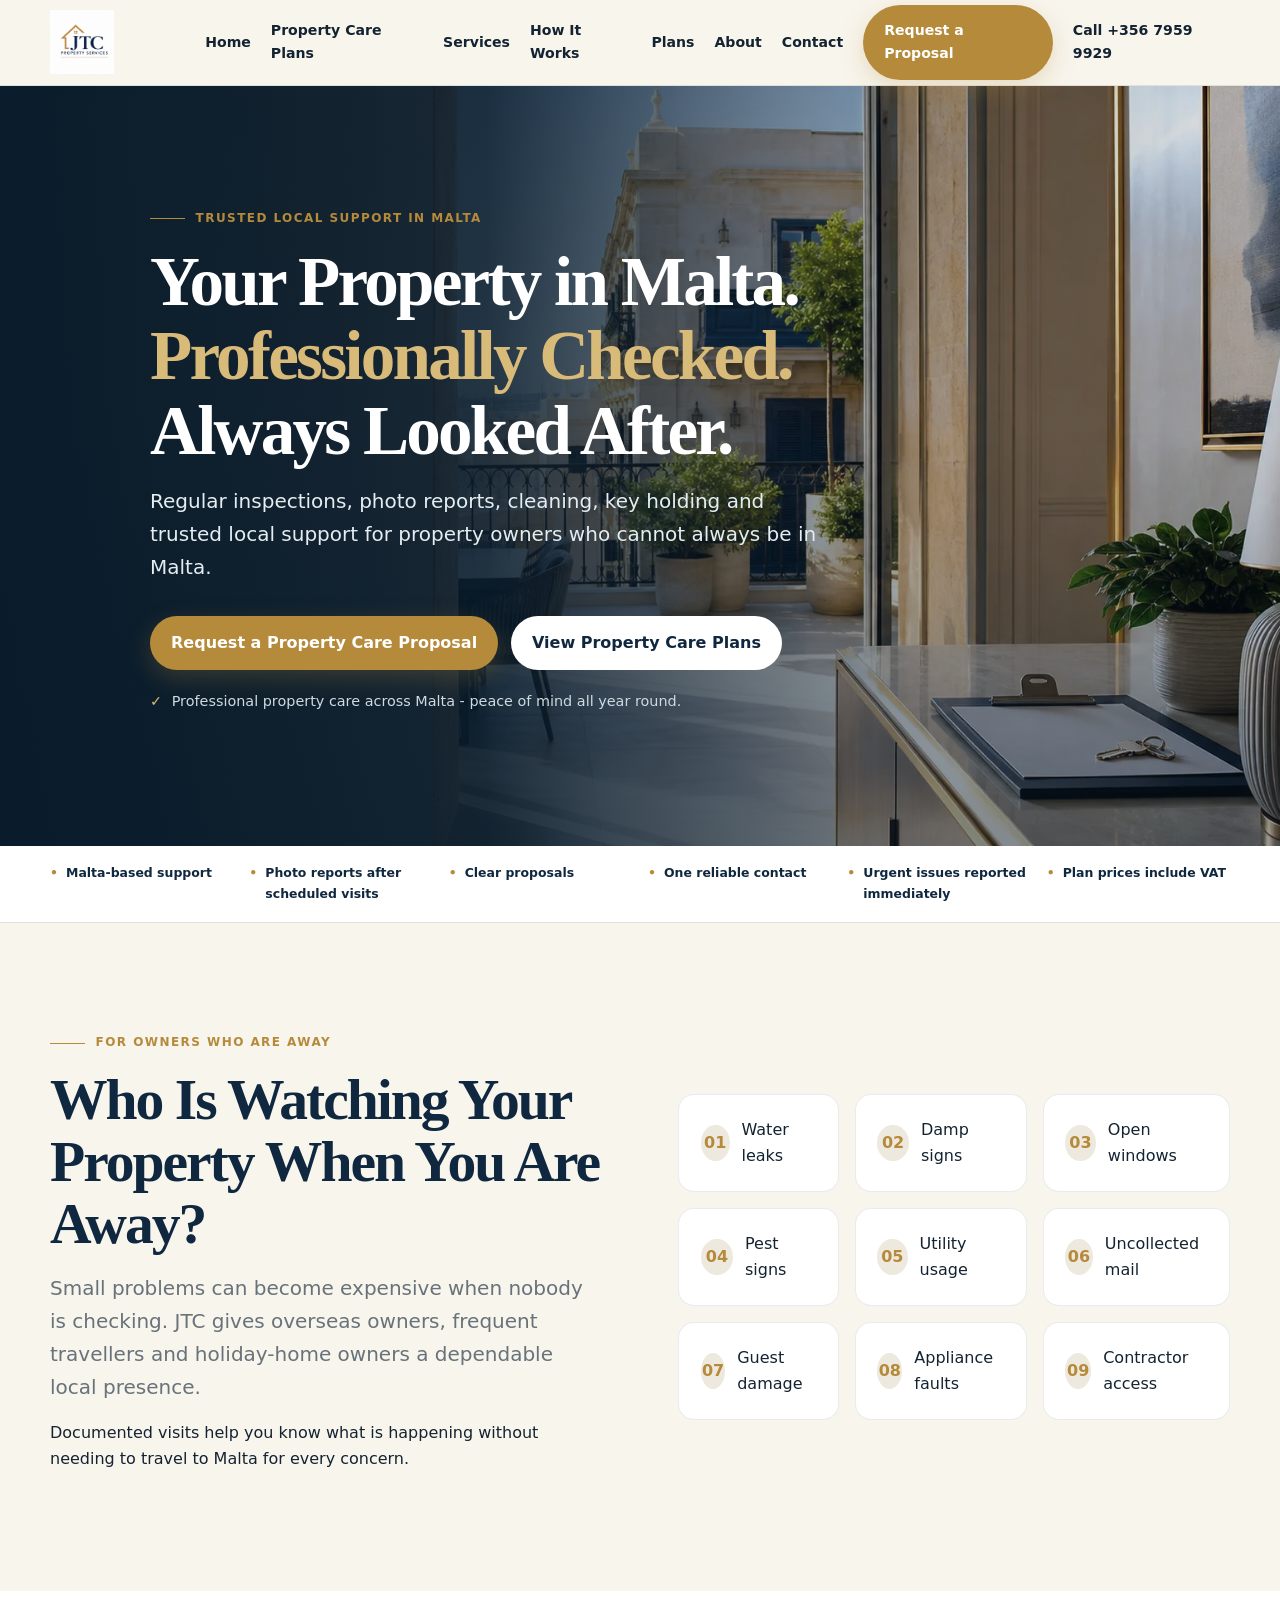
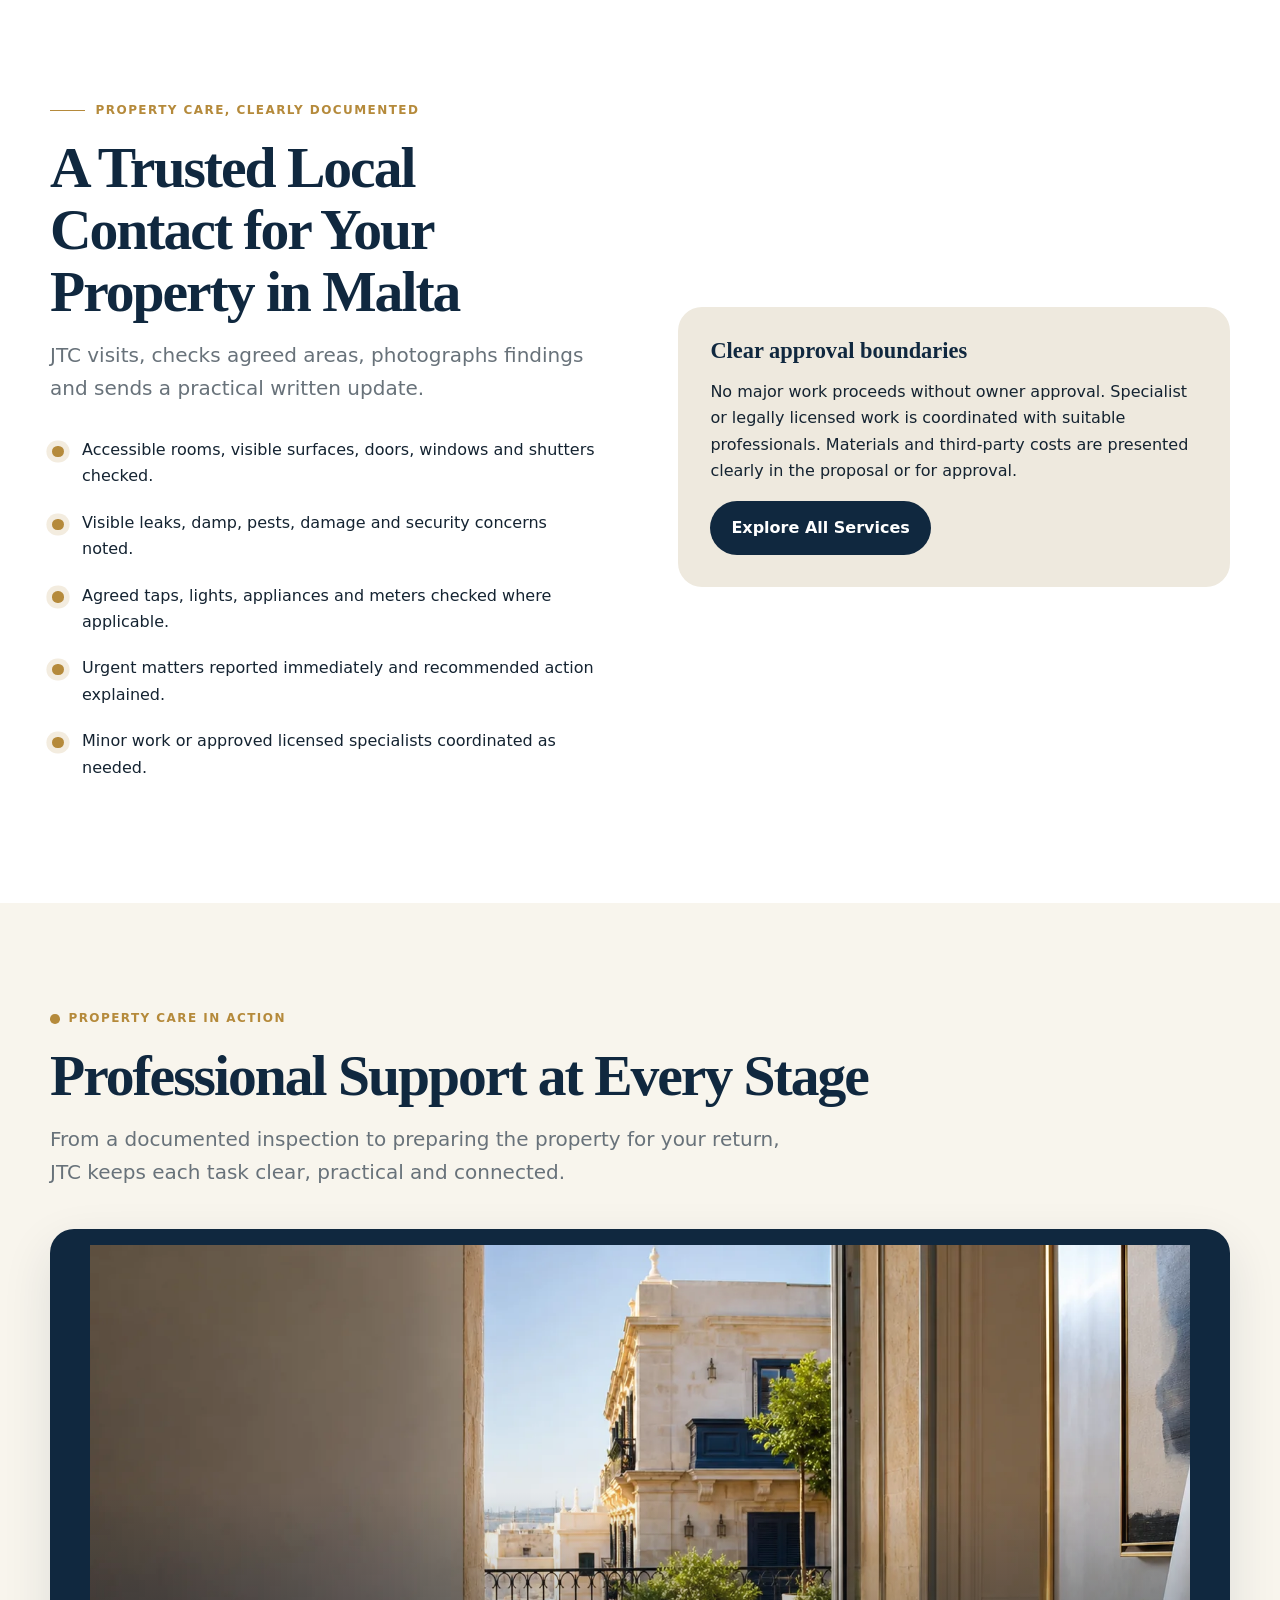
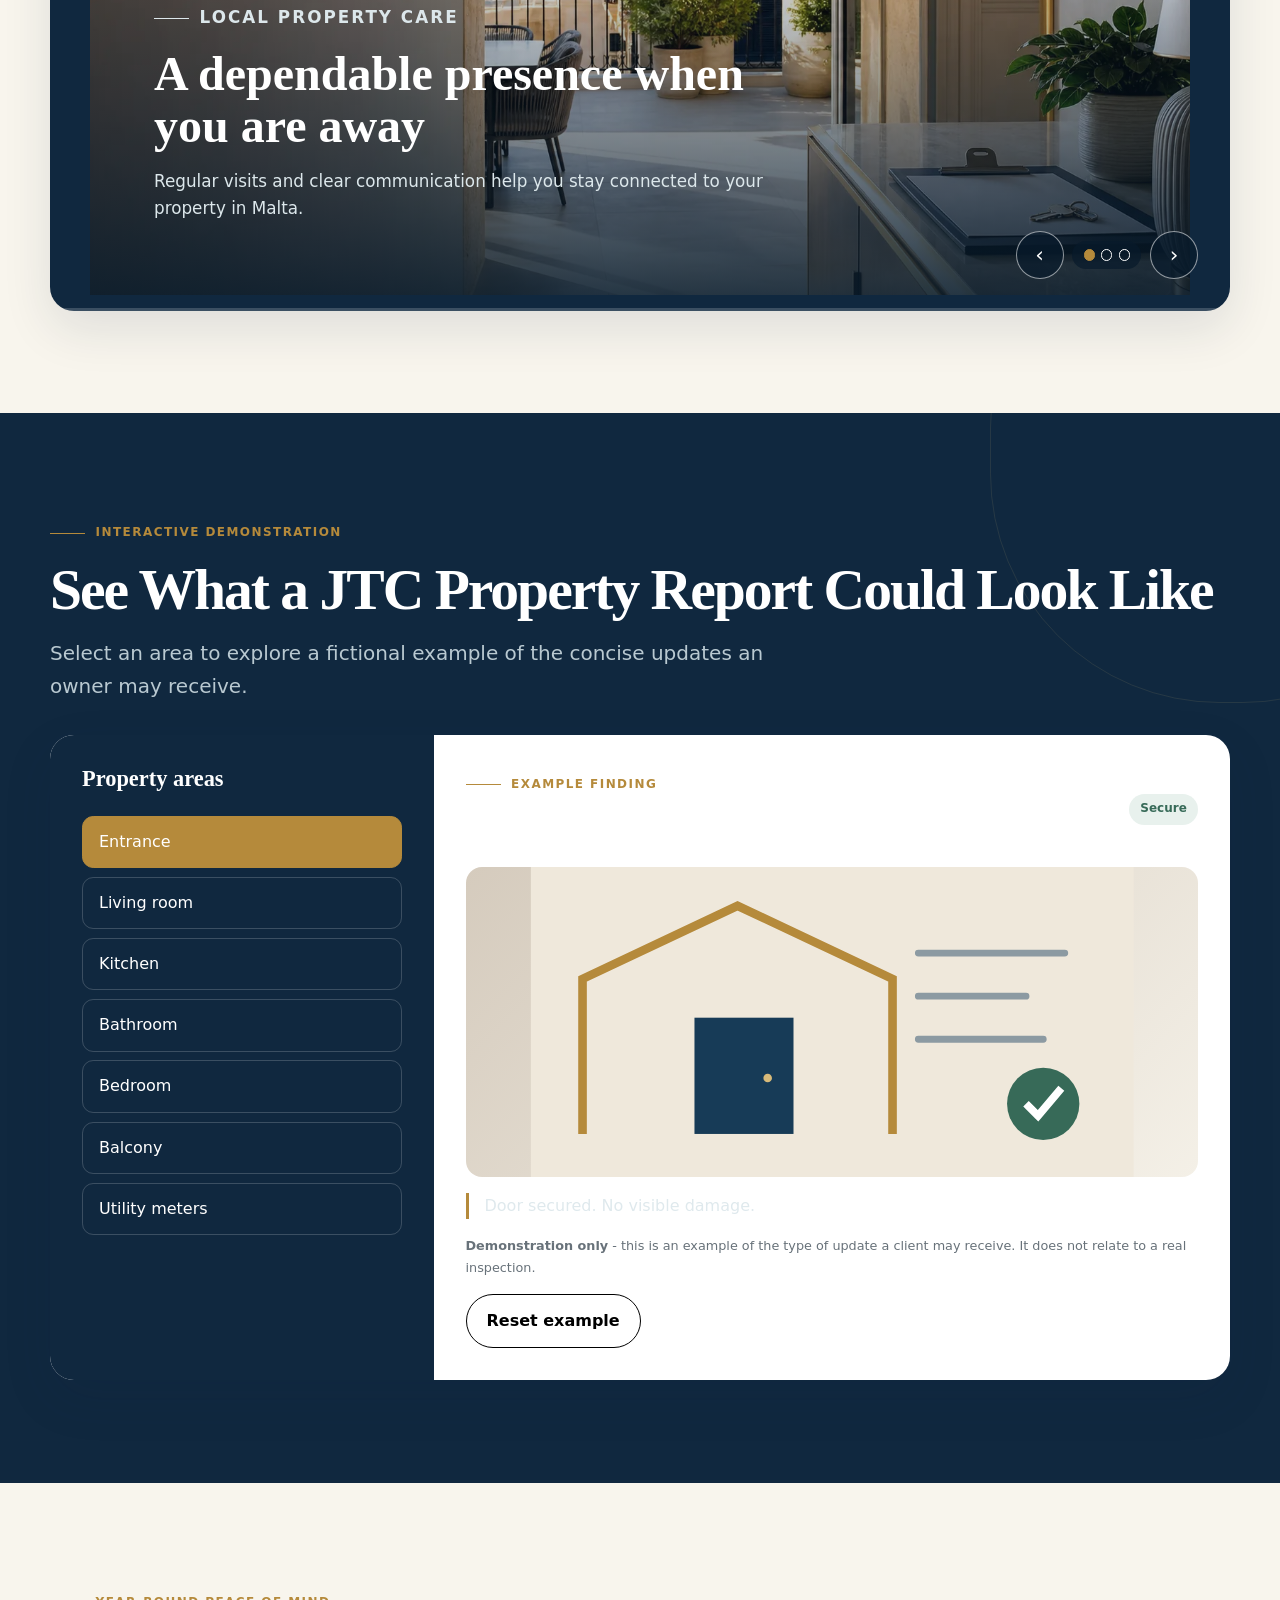
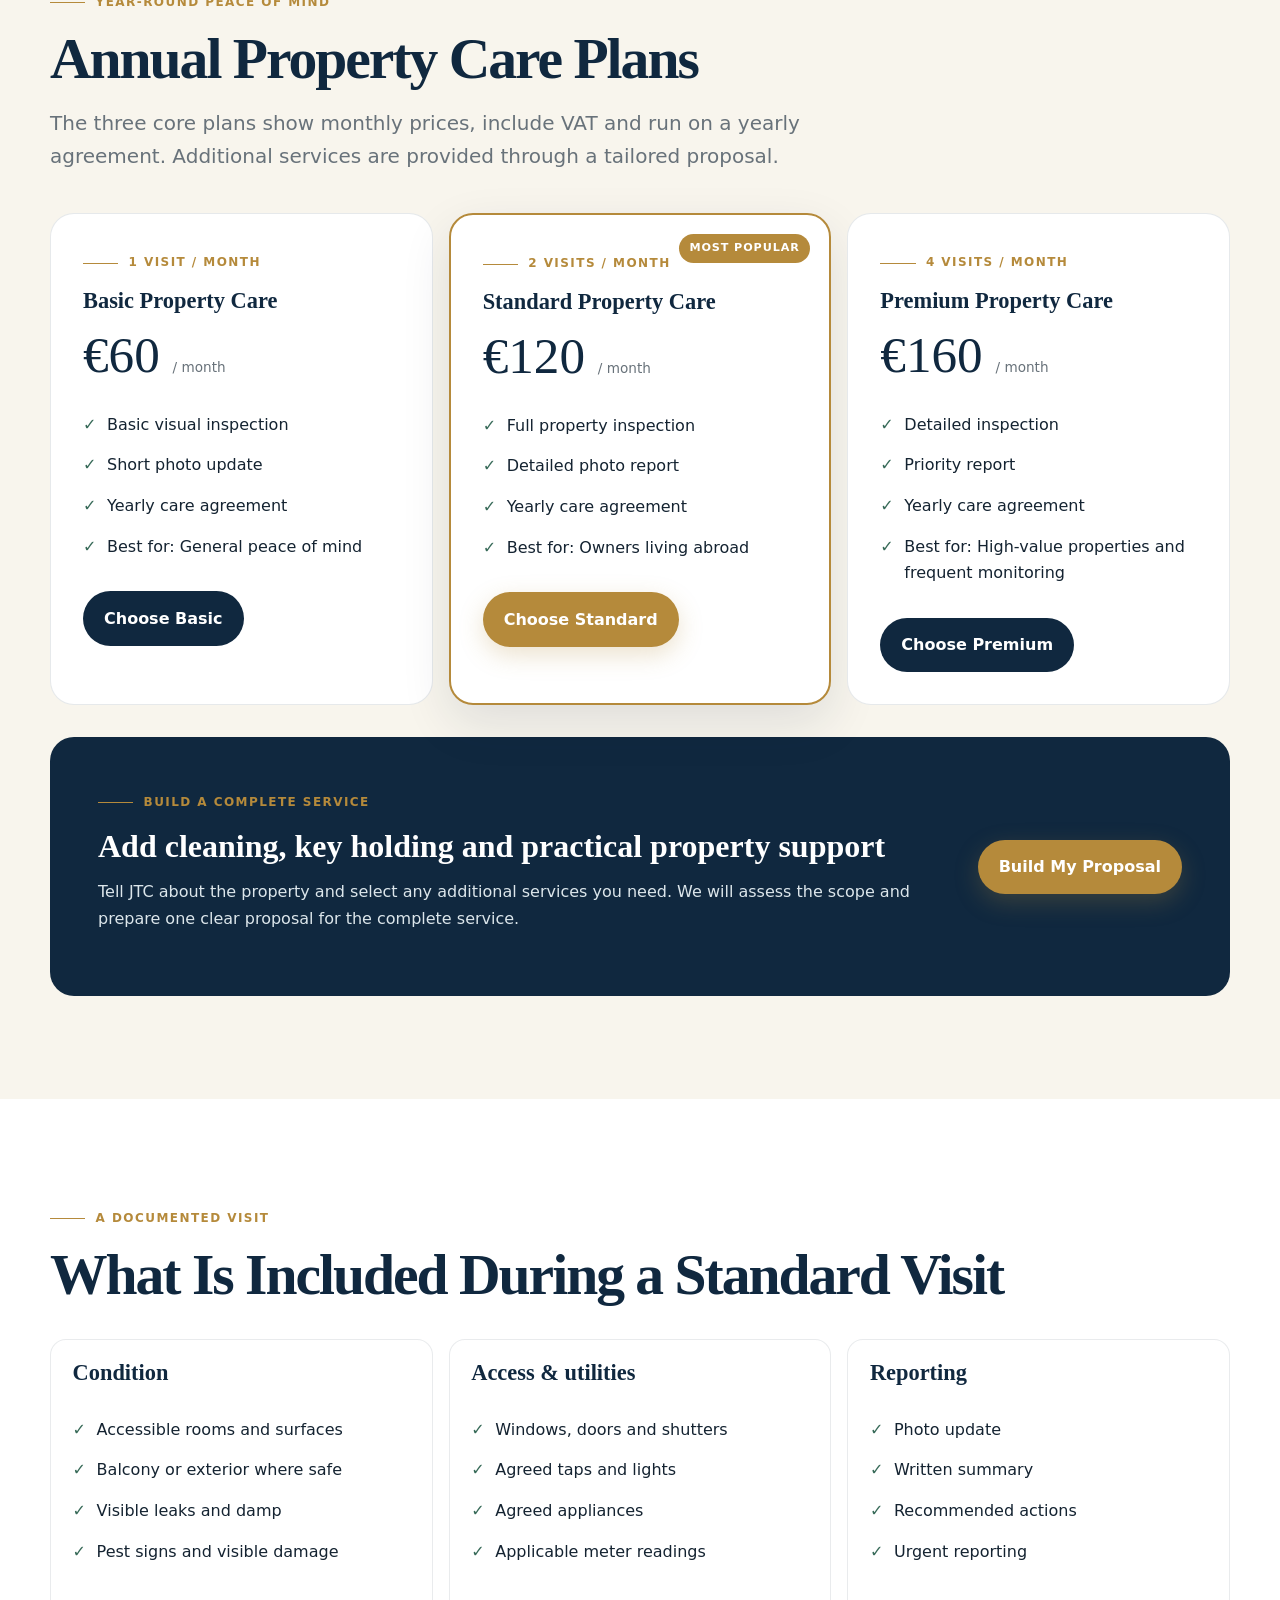
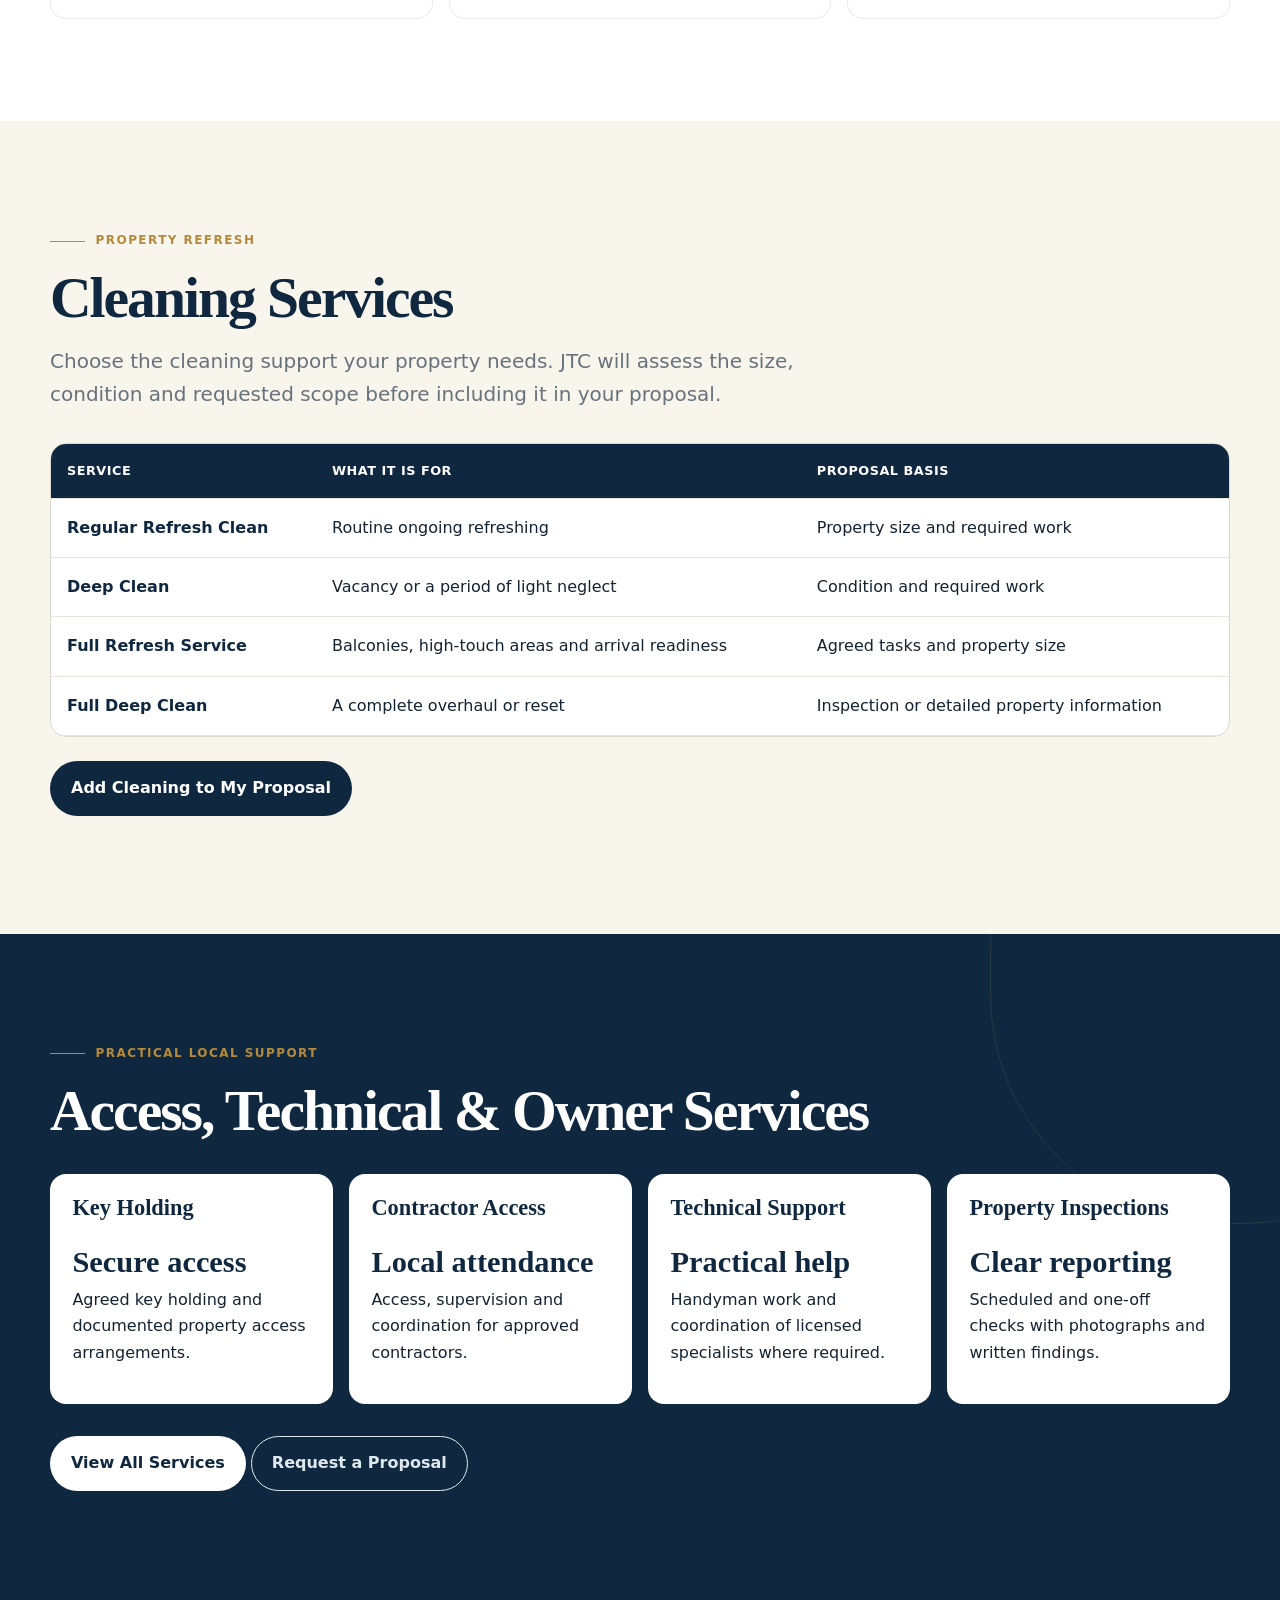
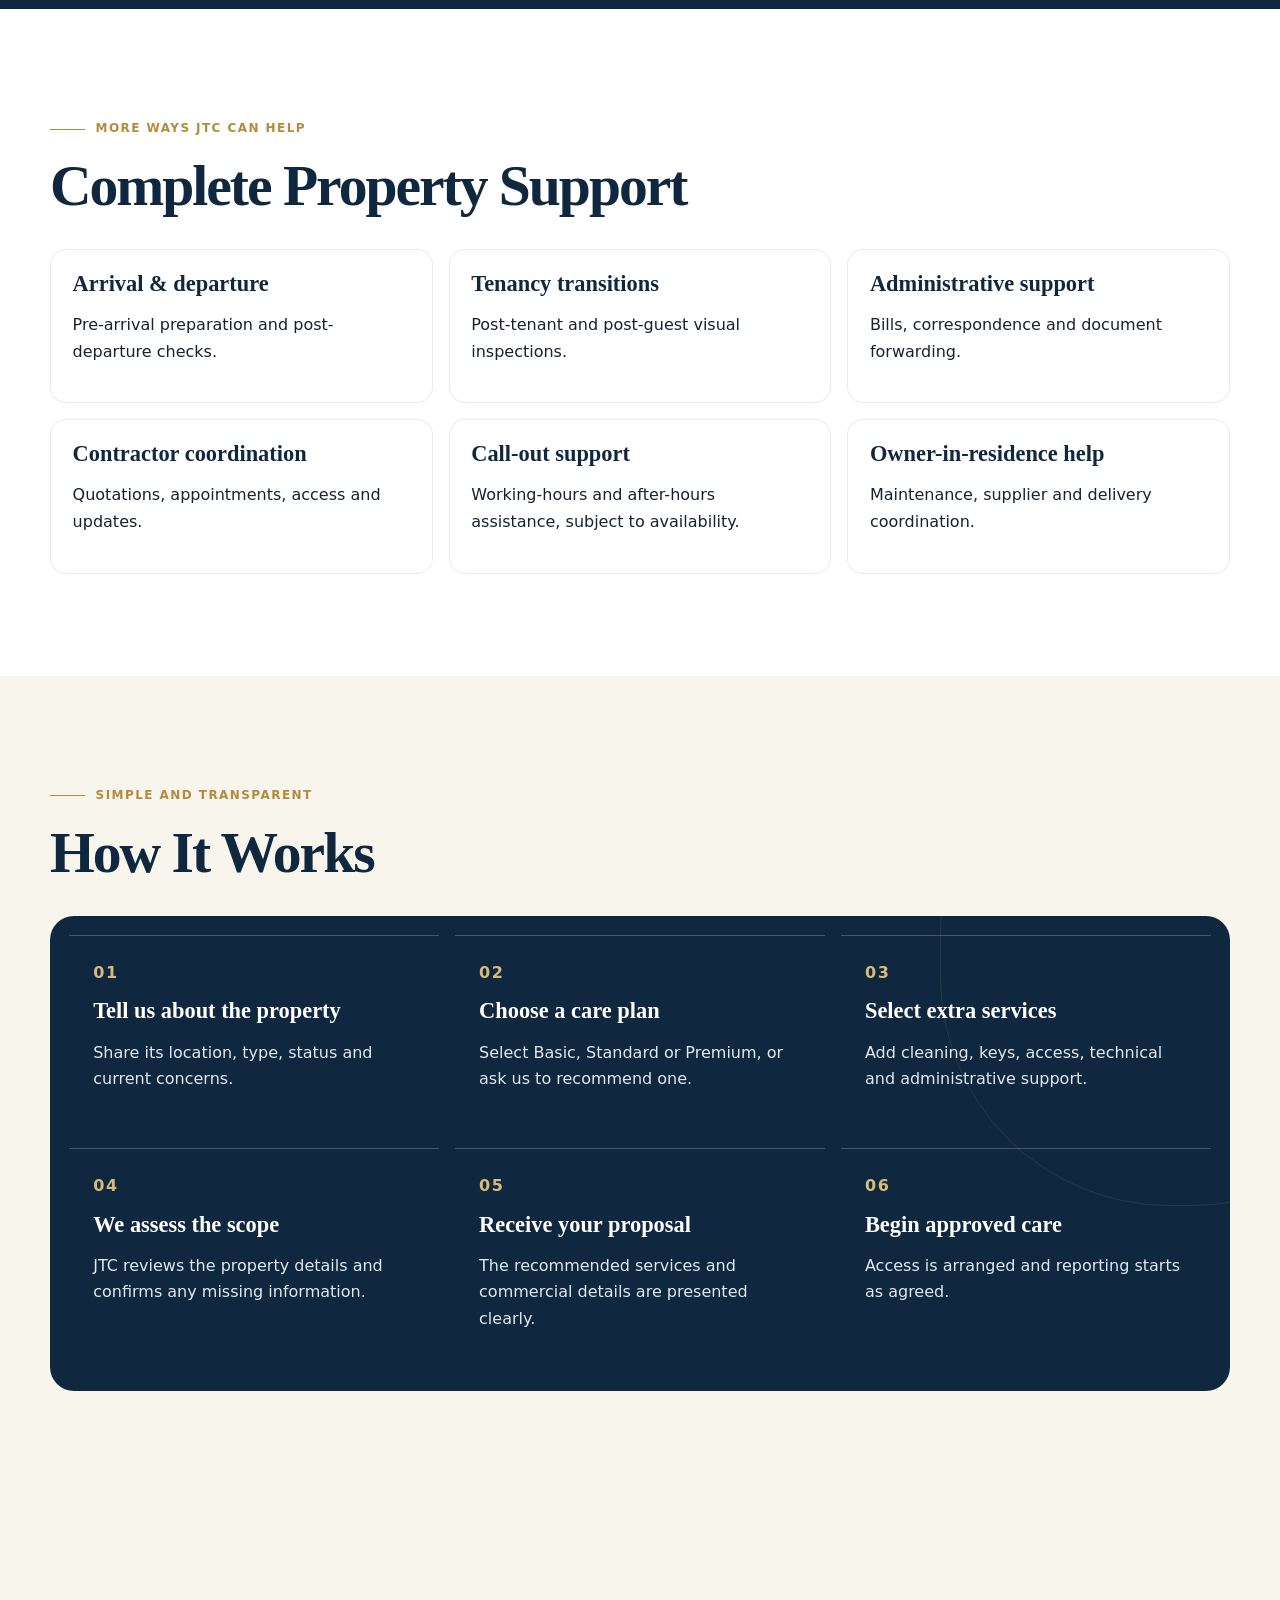
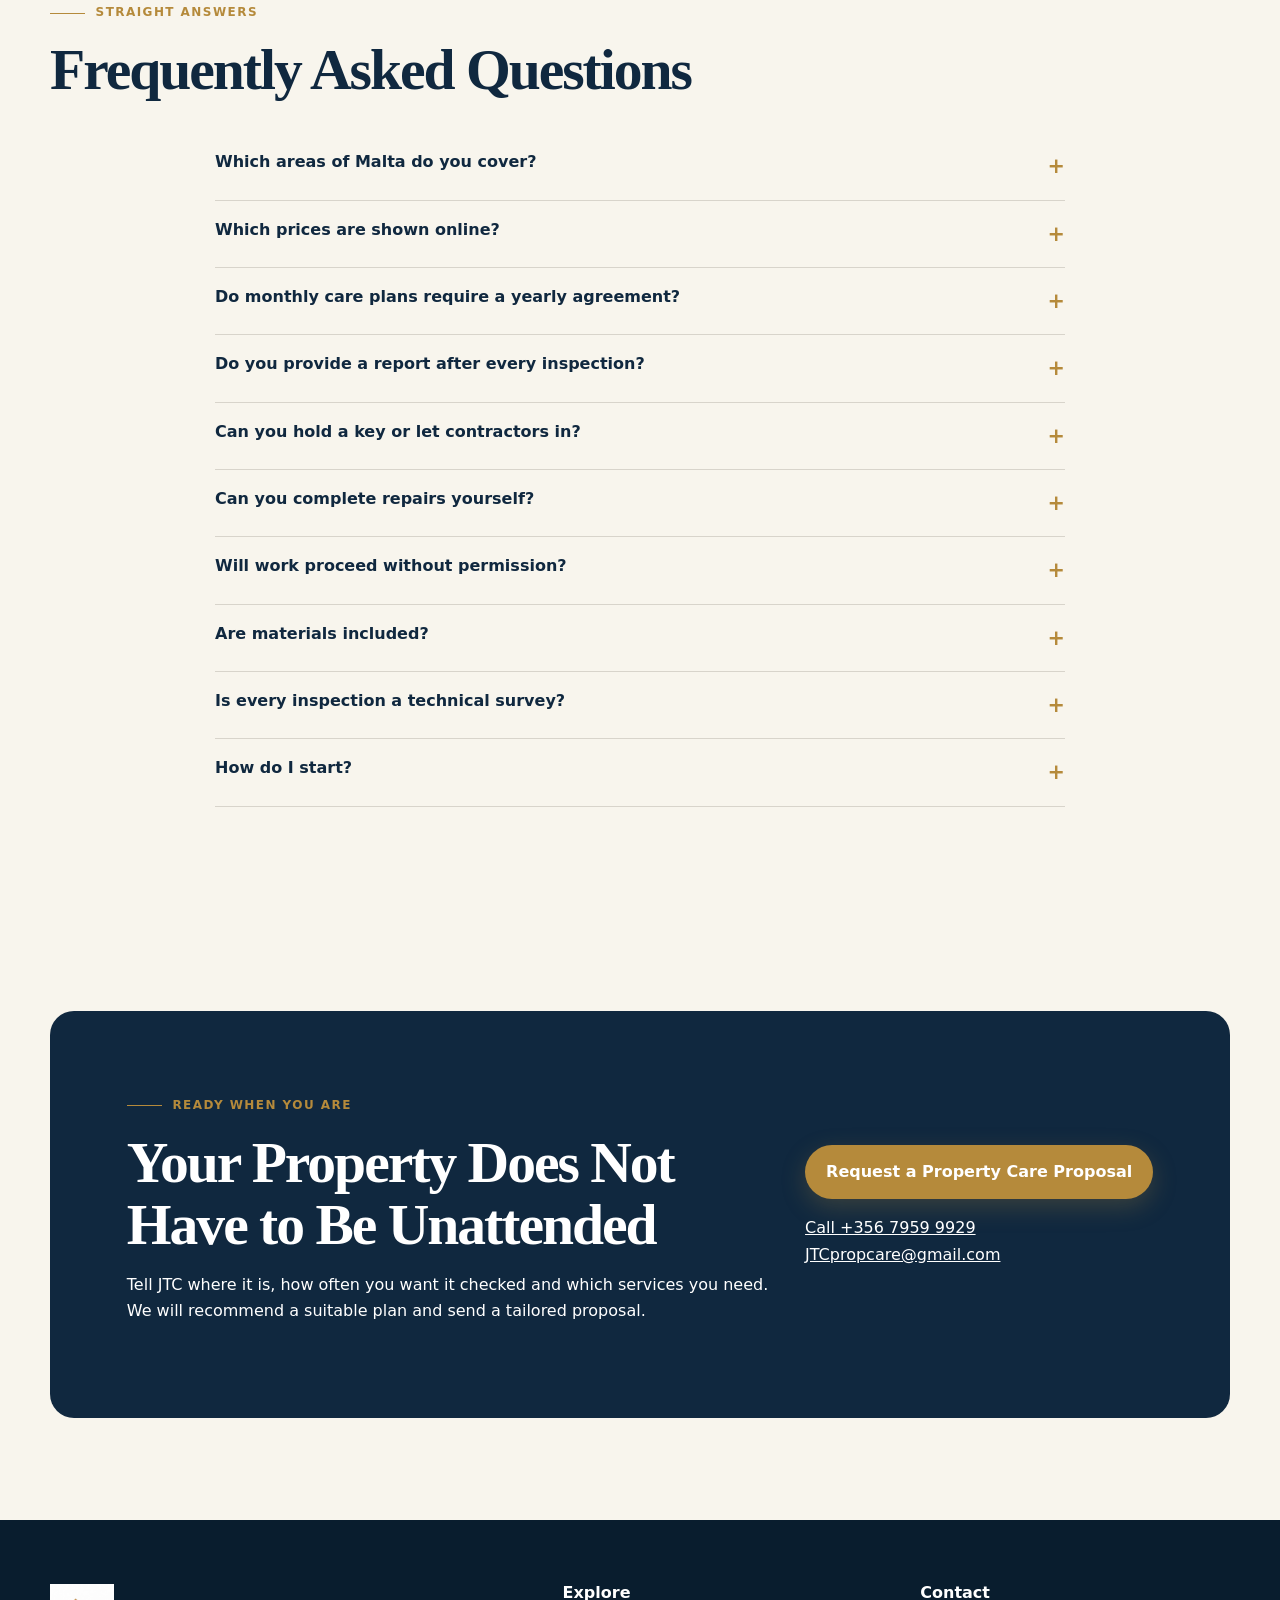
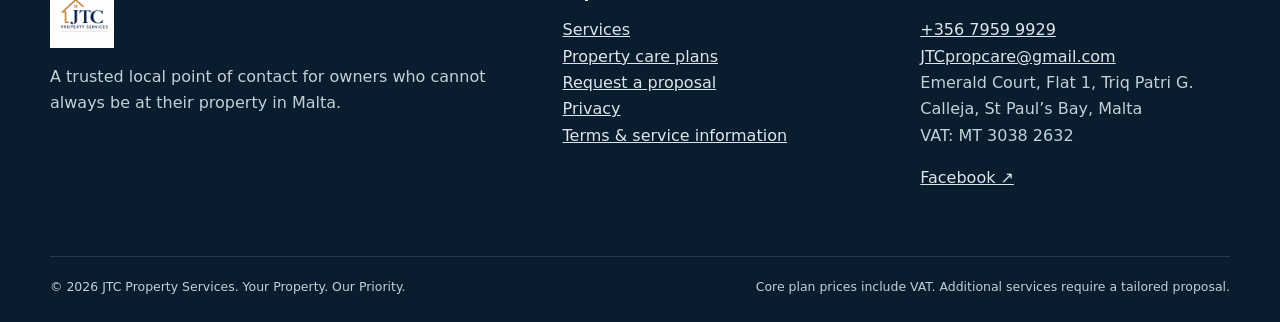
<file: index.html>
<!doctype html>
<html lang="en">
<head>
  <meta charset="utf-8"><meta name="viewport" content="width=device-width,initial-scale=1">
  <title>JTC Property Services Malta | Property Inspections, Key Holding and Care</title>
  <meta name="description" content="Professional property care in Malta for owners living abroad or travelling frequently. Inspections, reports, key holding, cleaning and local support.">
  <meta property="og:title" content="JTC Property Services Malta"><meta property="og:description" content="Your property in Malta, professionally checked and always looked after."><meta property="og:type" content="website"><meta property="og:image" content="assets/images/jtc-malta-property-hero.webp">
  <link rel="stylesheet" href="css/styles.css">
  <script type="application/ld+json">{"@context":"https://schema.org","@type":"LocalBusiness","name":"JTC Property Services","description":"Property inspections, photo reports, key holding, cleaning and local property support in Malta.","telephone":"+356 7959 9929","email":"JTCpropcare@gmail.com","vatID":"MT 3038 2632","address":{"@type":"PostalAddress","streetAddress":"Emerald Court, Flat 1, Triq Patri G. Calleja","addressLocality":"St Paul's Bay","addressCountry":"MT"},"areaServed":"Malta"}</script>
</head>
<body>
<div data-site-header></div>
<main id="main">
  <section class="hero"><img class="hero-image" src="assets/images/jtc-malta-property-hero.webp" alt="Carefully maintained Maltese apartment interior opening onto a sunlit terrace"><div class="wrap hero-content"><p class="eyebrow">Trusted local support in Malta</p><h1>Your Property in Malta.<br><span class="gold">Professionally Checked.</span><br>Always Looked After.</h1><p class="lede">Regular inspections, photo reports, cleaning, key holding and trusted local support for property owners who cannot always be in Malta.</p><div class="hero-actions"><a class="button button--gold" href="contact.html">Request a Property Care Proposal</a><a class="button button--light" href="#plans">View Property Care Plans</a></div><p class="reassurance">Professional property care across Malta - peace of mind all year round.</p></div></section>
  <aside class="trust-strip" aria-label="Service assurances"><div class="wrap"><ul class="trust-list"><li>Malta-based support</li><li>Photo reports after scheduled visits</li><li>Clear proposals</li><li>One reliable contact</li><li>Urgent issues reported immediately</li><li>Plan prices include VAT</li></ul></div></aside>

  <section class="section"><div class="wrap split"><div class="reveal"><p class="eyebrow">For owners who are away</p><h2>Who Is Watching Your Property When You Are Away?</h2><p class="lede">Small problems can become expensive when nobody is checking. JTC gives overseas owners, frequent travellers and holiday-home owners a dependable local presence.</p><p>Documented visits help you know what is happening without needing to travel to Malta for every concern.</p></div><div class="problem-grid reveal"><div class="problem-item"><span>01</span>Water leaks</div><div class="problem-item"><span>02</span>Damp signs</div><div class="problem-item"><span>03</span>Open windows</div><div class="problem-item"><span>04</span>Pest signs</div><div class="problem-item"><span>05</span>Utility usage</div><div class="problem-item"><span>06</span>Uncollected mail</div><div class="problem-item"><span>07</span>Guest damage</div><div class="problem-item"><span>08</span>Appliance faults</div><div class="problem-item"><span>09</span>Contractor access</div></div></div></section>

  <section class="section section--white"><div class="wrap split"><div><p class="eyebrow">Property care, clearly documented</p><h2>A Trusted Local Contact for Your Property in Malta</h2><p class="lede">JTC visits, checks agreed areas, photographs findings and sends a practical written update.</p><ol class="process-list"><li>Accessible rooms, visible surfaces, doors, windows and shutters checked.</li><li>Visible leaks, damp, pests, damage and security concerns noted.</li><li>Agreed taps, lights, appliances and meters checked where applicable.</li><li>Urgent matters reported immediately and recommended action explained.</li><li>Minor work or approved licensed specialists coordinated as needed.</li></ol></div><div class="service-band"><h3>Clear approval boundaries</h3><p>No major work proceeds without owner approval. Specialist or legally licensed work is coordinated with suitable professionals. Materials and third-party costs are presented clearly in the proposal or for approval.</p><a class="button button--navy" href="services.html">Explore All Services</a></div></div></section>

  <section class="section"><div class="wrap"><p class="eyebrow motion-badge">Property care in action</p><h2>Professional Support at Every Stage</h2><p class="lede">From a documented inspection to preparing the property for your return, JTC keeps each task clear, practical and connected.</p><div class="property-slider" data-property-slider aria-roledescription="carousel" aria-label="Property care services">
    <div class="slider-stage" aria-live="polite">
      <figure class="slider-slide is-active" data-slide><img src="assets/images/jtc-malta-property-hero.webp" alt="Maintained Maltese apartment and terrace ready for its owner"><figcaption class="slider-caption"><p class="eyebrow">Local property care</p><h3>A dependable presence when you are away</h3><p>Regular visits and clear communication help you stay connected to your property in Malta.</p></figcaption></figure>
      <figure class="slider-slide" data-slide><img src="assets/images/jtc-property-inspection.webp" alt="Professional visual property inspection with photographs and meter checks" loading="lazy"><figcaption class="slider-caption"><p class="eyebrow">Inspection & reporting</p><h3>Findings documented clearly</h3><p>Agreed areas, visible conditions and applicable meter readings are checked and reported.</p></figcaption></figure>
      <figure class="slider-slide" data-slide><img src="assets/images/jtc-property-preparation.webp" alt="Freshly prepared Maltese bedroom and terrace ready for an owner's arrival" loading="lazy"><figcaption class="slider-caption"><p class="eyebrow">Arrival preparation</p><h3>Ready for your return to Malta</h3><p>Cleaning, readiness checks and agreed preparation can be included in your proposal.</p></figcaption></figure>
    </div>
    <div class="slider-controls"><button class="slider-button" type="button" data-slider-prev aria-label="Previous image">‹</button><div class="slider-dots" role="group" aria-label="Choose image"><button class="slider-dot" type="button" data-slider-dot="0" aria-label="Show image 1" aria-current="true"></button><button class="slider-dot" type="button" data-slider-dot="1" aria-label="Show image 2" aria-current="false"></button><button class="slider-dot" type="button" data-slider-dot="2" aria-label="Show image 3" aria-current="false"></button></div><button class="slider-button" type="button" data-slider-next aria-label="Next image">›</button></div>
    <div class="slider-progress" aria-hidden="true"><span></span></div>
  </div></div></section>

  <section class="section section--navy" id="report-demo"><div class="wrap"><p class="eyebrow">Interactive demonstration</p><h2>See What a JTC Property Report Could Look Like</h2><p class="lede">Select an area to explore a fictional example of the concise updates an owner may receive.</p><div class="report-demo" data-report-demo style="margin-top:2rem"><div class="report-nav"><h3>Property areas</h3><div class="report-tabs" role="tablist" aria-label="Demonstration property areas"><button class="report-tab" data-area="entrance" aria-selected="true">Entrance</button><button class="report-tab" data-area="living" aria-selected="false">Living room</button><button class="report-tab" data-area="kitchen" aria-selected="false">Kitchen</button><button class="report-tab" data-area="bathroom" aria-selected="false">Bathroom</button><button class="report-tab" data-area="bedroom" aria-selected="false">Bedroom</button><button class="report-tab" data-area="balcony" aria-selected="false">Balcony</button><button class="report-tab" data-area="meters" aria-selected="false">Utility meters</button></div></div><div class="report-view"><div class="report-status"><div><p class="eyebrow">Example finding</p><h3 data-report-title>Entrance</h3></div><span class="status-pill" data-report-status>Secure</span></div><div class="report-photo" data-report-photo aria-hidden="true"><svg viewBox="0 0 700 360"><rect width="700" height="360" fill="#efe8db"/><path d="M60 310V130L240 45l180 85v180" fill="none" stroke="#b58a3b" stroke-width="10"/><rect x="190" y="175" width="115" height="135" fill="#173b57"/><circle cx="275" cy="245" r="5" fill="#d8ba79"/><path d="M450 100h170M450 150h125M450 200h145" stroke="#8c9aa2" stroke-width="8" stroke-linecap="round"/><circle cx="595" cy="275" r="42" fill="#376a58"/><path d="m575 275 14 14 27-32" fill="none" stroke="white" stroke-width="9"/></svg></div><div><p class="report-note" data-report-note>Door secured. No visible damage.</p><p class="fineprint"><strong>Demonstration only</strong> - this is an example of the type of update a client may receive. It does not relate to a real inspection.</p><button class="button button--outline" type="button" data-report-reset>Reset example</button></div></div></div></div></section>

  <section class="section" id="plans"><div class="wrap"><p class="eyebrow">Year-round peace of mind</p><h2>Annual Property Care Plans</h2><p class="lede">The three core plans show monthly prices, include VAT and run on a yearly agreement. Additional services are provided through a tailored proposal.</p><div class="pricing-grid" data-plans></div><div class="package"><div><p class="eyebrow">Build a complete service</p><h3>Add cleaning, key holding and practical property support</h3><p>Tell JTC about the property and select any additional services you need. We will assess the scope and prepare one clear proposal for the complete service.</p></div><a class="button button--gold" href="contact.html">Build My Proposal</a></div></div></section>

  <section class="section section--white"><div class="wrap"><p class="eyebrow">A documented visit</p><h2>What Is Included During a Standard Visit</h2><div class="card-grid" style="margin-top:2rem"><div class="card"><h3>Condition</h3><ul class="check-list"><li>Accessible rooms and surfaces</li><li>Balcony or exterior where safe</li><li>Visible leaks and damp</li><li>Pest signs and visible damage</li></ul></div><div class="card"><h3>Access & utilities</h3><ul class="check-list"><li>Windows, doors and shutters</li><li>Agreed taps and lights</li><li>Agreed appliances</li><li>Applicable meter readings</li></ul></div><div class="card"><h3>Reporting</h3><ul class="check-list"><li>Photo update</li><li>Written summary</li><li>Recommended actions</li><li>Urgent reporting</li></ul></div></div></div></section>

  <section class="section"><div class="wrap"><p class="eyebrow">Property refresh</p><h2>Cleaning Services</h2><p class="lede">Choose the cleaning support your property needs. JTC will assess the size, condition and requested scope before including it in your proposal.</p><div class="table-wrap"><table><thead><tr><th>Service</th><th>What it is for</th><th>Proposal basis</th></tr></thead><tbody><tr><td><strong>Regular Refresh Clean</strong></td><td>Routine ongoing refreshing</td><td>Property size and required work</td></tr><tr><td><strong>Deep Clean</strong></td><td>Vacancy or a period of light neglect</td><td>Condition and required work</td></tr><tr><td><strong>Full Refresh Service</strong></td><td>Balconies, high-touch areas and arrival readiness</td><td>Agreed tasks and property size</td></tr><tr><td><strong>Full Deep Clean</strong></td><td>A complete overhaul or reset</td><td>Inspection or detailed property information</td></tr></tbody></table></div><p style="margin-top:1.5rem"><a class="button button--navy" href="contact.html">Add Cleaning to My Proposal</a></p></div></section>

  <section class="section section--navy"><div class="wrap"><p class="eyebrow">Practical local support</p><h2>Access, Technical & Owner Services</h2><div class="rate-grid" style="margin-top:2rem"><div class="rate"><h3>Key Holding</h3><strong>Secure access</strong><p>Agreed key holding and documented property access arrangements.</p></div><div class="rate"><h3>Contractor Access</h3><strong>Local attendance</strong><p>Access, supervision and coordination for approved contractors.</p></div><div class="rate"><h3>Technical Support</h3><strong>Practical help</strong><p>Handyman work and coordination of licensed specialists where required.</p></div><div class="rate"><h3>Property Inspections</h3><strong>Clear reporting</strong><p>Scheduled and one-off checks with photographs and written findings.</p></div></div><p style="margin-top:2rem"><a class="button button--light" href="services.html">View All Services</a> <a class="button button--outline" href="contact.html">Request a Proposal</a></p></div></section>

  <section class="section section--white"><div class="wrap"><p class="eyebrow">More ways JTC can help</p><h2>Complete Property Support</h2><div class="benefit-grid" style="margin-top:2rem"><div class="benefit"><h3>Arrival & departure</h3><p>Pre-arrival preparation and post-departure checks.</p></div><div class="benefit"><h3>Tenancy transitions</h3><p>Post-tenant and post-guest visual inspections.</p></div><div class="benefit"><h3>Administrative support</h3><p>Bills, correspondence and document forwarding.</p></div><div class="benefit"><h3>Contractor coordination</h3><p>Quotations, appointments, access and updates.</p></div><div class="benefit"><h3>Call-out support</h3><p>Working-hours and after-hours assistance, subject to availability.</p></div><div class="benefit"><h3>Owner-in-residence help</h3><p>Maintenance, supplier and delivery coordination.</p></div></div></div></section>

  <section class="section" id="how-it-works"><div class="wrap"><p class="eyebrow">Simple and transparent</p><h2>How It Works</h2><div class="steps section--navy" style="margin-top:2rem;border-radius:1.5rem;padding:1.2rem"><div class="step"><h3>Tell us about the property</h3><p>Share its location, type, status and current concerns.</p></div><div class="step"><h3>Choose a care plan</h3><p>Select Basic, Standard or Premium, or ask us to recommend one.</p></div><div class="step"><h3>Select extra services</h3><p>Add cleaning, keys, access, technical and administrative support.</p></div><div class="step"><h3>We assess the scope</h3><p>JTC reviews the property details and confirms any missing information.</p></div><div class="step"><h3>Receive your proposal</h3><p>The recommended services and commercial details are presented clearly.</p></div><div class="step"><h3>Begin approved care</h3><p>Access is arranged and reporting starts as agreed.</p></div></div></div></section>

  <section class="section" id="faq"><div class="wrap"><p class="eyebrow">Straight answers</p><h2>Frequently Asked Questions</h2><div class="faq"><details><summary>Which areas of Malta do you cover?</summary><p>JTC Property Services operates across Malta. Availability and location-related requirements are confirmed before service begins.</p></details><details><summary>Which prices are shown online?</summary><p>The Basic, Standard and Premium yearly care plans show monthly prices inclusive of VAT. Additional services are assessed and included in a tailored proposal.</p></details><details><summary>Do monthly care plans require a yearly agreement?</summary><p>Yes. Property care plans are yearly care agreements with monthly pricing.</p></details><details><summary>Do you provide a report after every inspection?</summary><p>Scheduled visits include a written update and photographic reporting according to the selected plan.</p></details><details><summary>Can you hold a key or let contractors in?</summary><p>Yes. Key holding and contractor access can be included in your proposal, subject to agreed access and security arrangements.</p></details><details><summary>Can you complete repairs yourself?</summary><p>JTC can handle minor practical jobs that do not require a licensed specialist. Licensed or major work is coordinated and proposed separately.</p></details><details><summary>Will work proceed without permission?</summary><p>Major work and specialist repairs should not proceed without owner approval, except where immediate action is authorised or reasonably required to prevent an urgent safety risk or further damage.</p></details><details><summary>Are materials included?</summary><p>Materials, parts and third-party contractor charges are identified separately in the proposal or submitted for approval before proceeding.</p></details><details><summary>Is every inspection a technical survey?</summary><p>No. Standard visits are visual property checks. Specialist inspections, certifications and licensed works are separate services.</p></details><details><summary>How do I start?</summary><p>Send the property details, preferred inspection frequency and required services. JTC will confirm availability and prepare a suitable proposal.</p></details></div></div></section>

  <section class="section"><div class="wrap cta"><div><p class="eyebrow">Ready when you are</p><h2>Your Property Does Not Have to Be Unattended</h2><p>Tell JTC where it is, how often you want it checked and which services you need. We will recommend a suitable plan and send a tailored proposal.</p></div><div><a class="button button--gold" href="contact.html">Request a Property Care Proposal</a><p style="margin-top:1rem"><a href="tel:+35679599929">Call +356 7959 9929</a><br><a href="mailto:JTCpropcare@gmail.com">JTCpropcare@gmail.com</a></p></div></div></section>
</main>
<div data-site-footer></div><script src="js/config.js"></script><script src="js/app.js"></script>
</body></html>
</file>
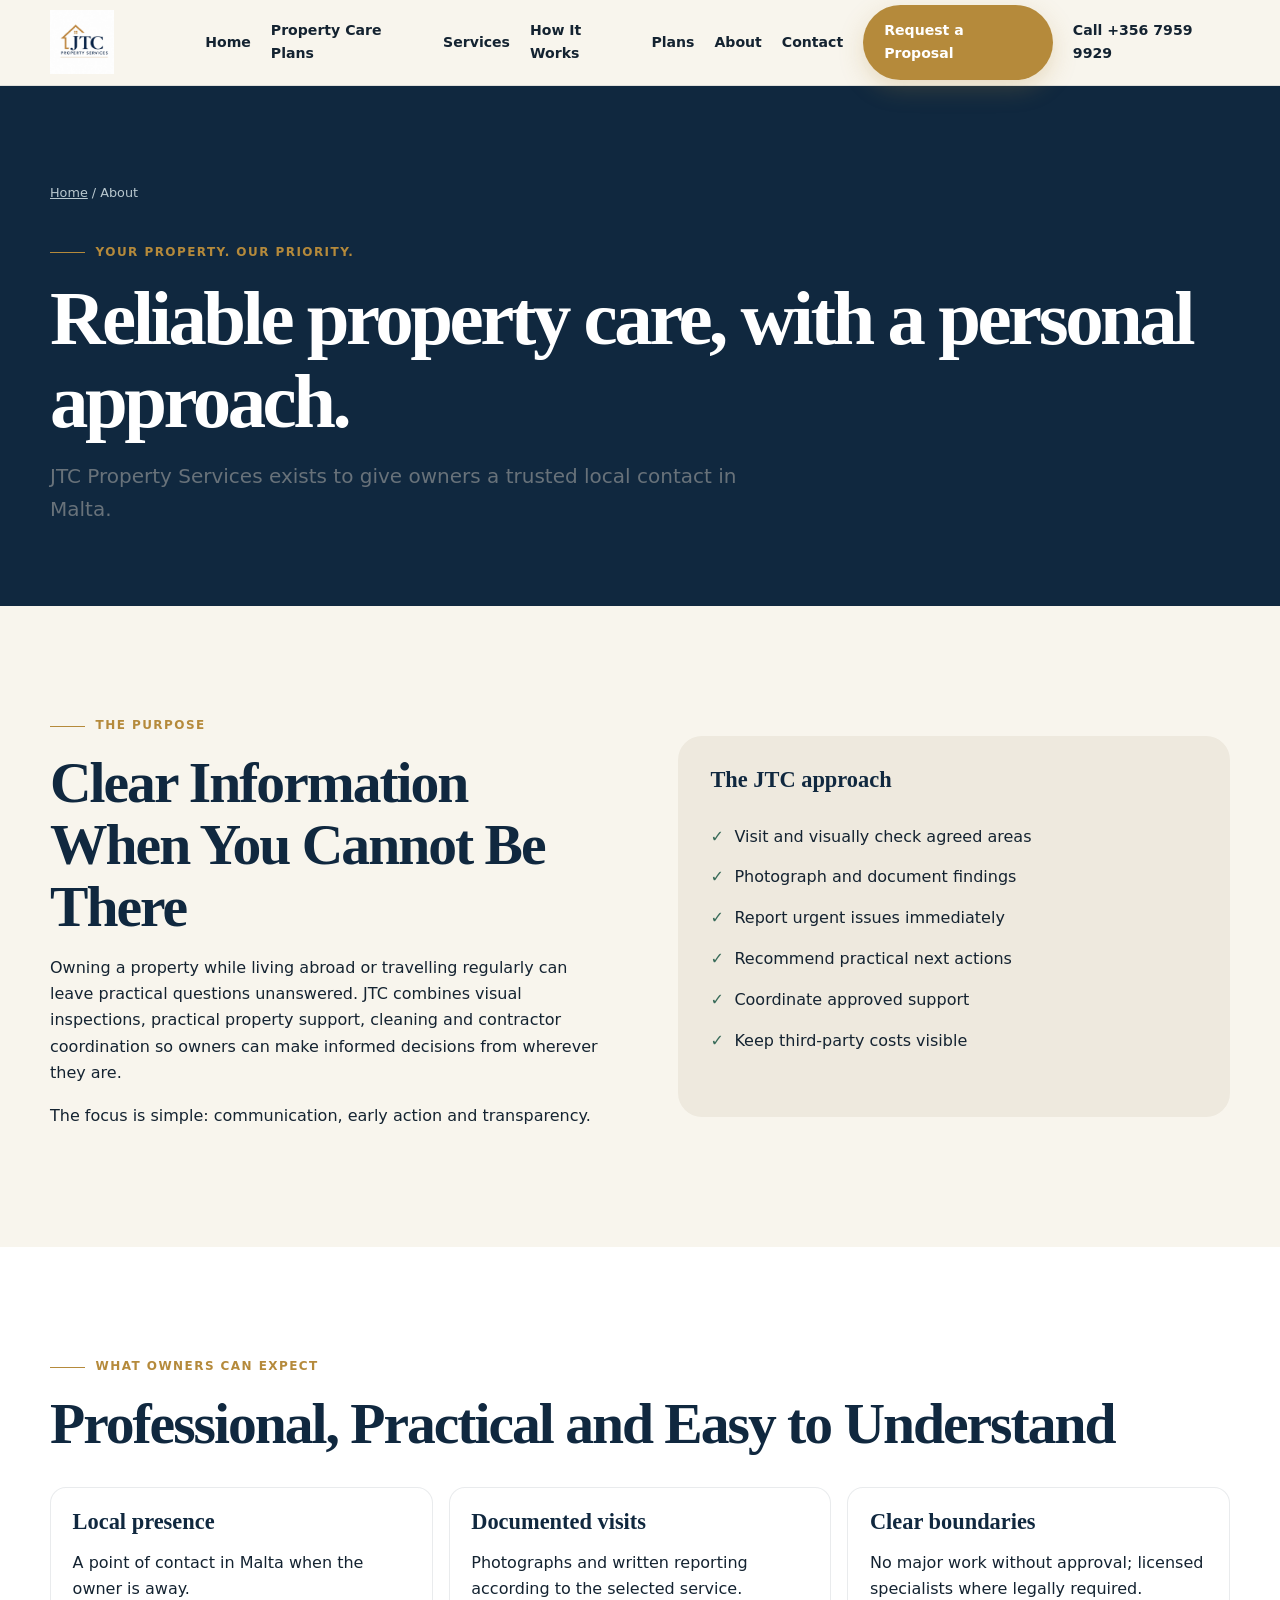
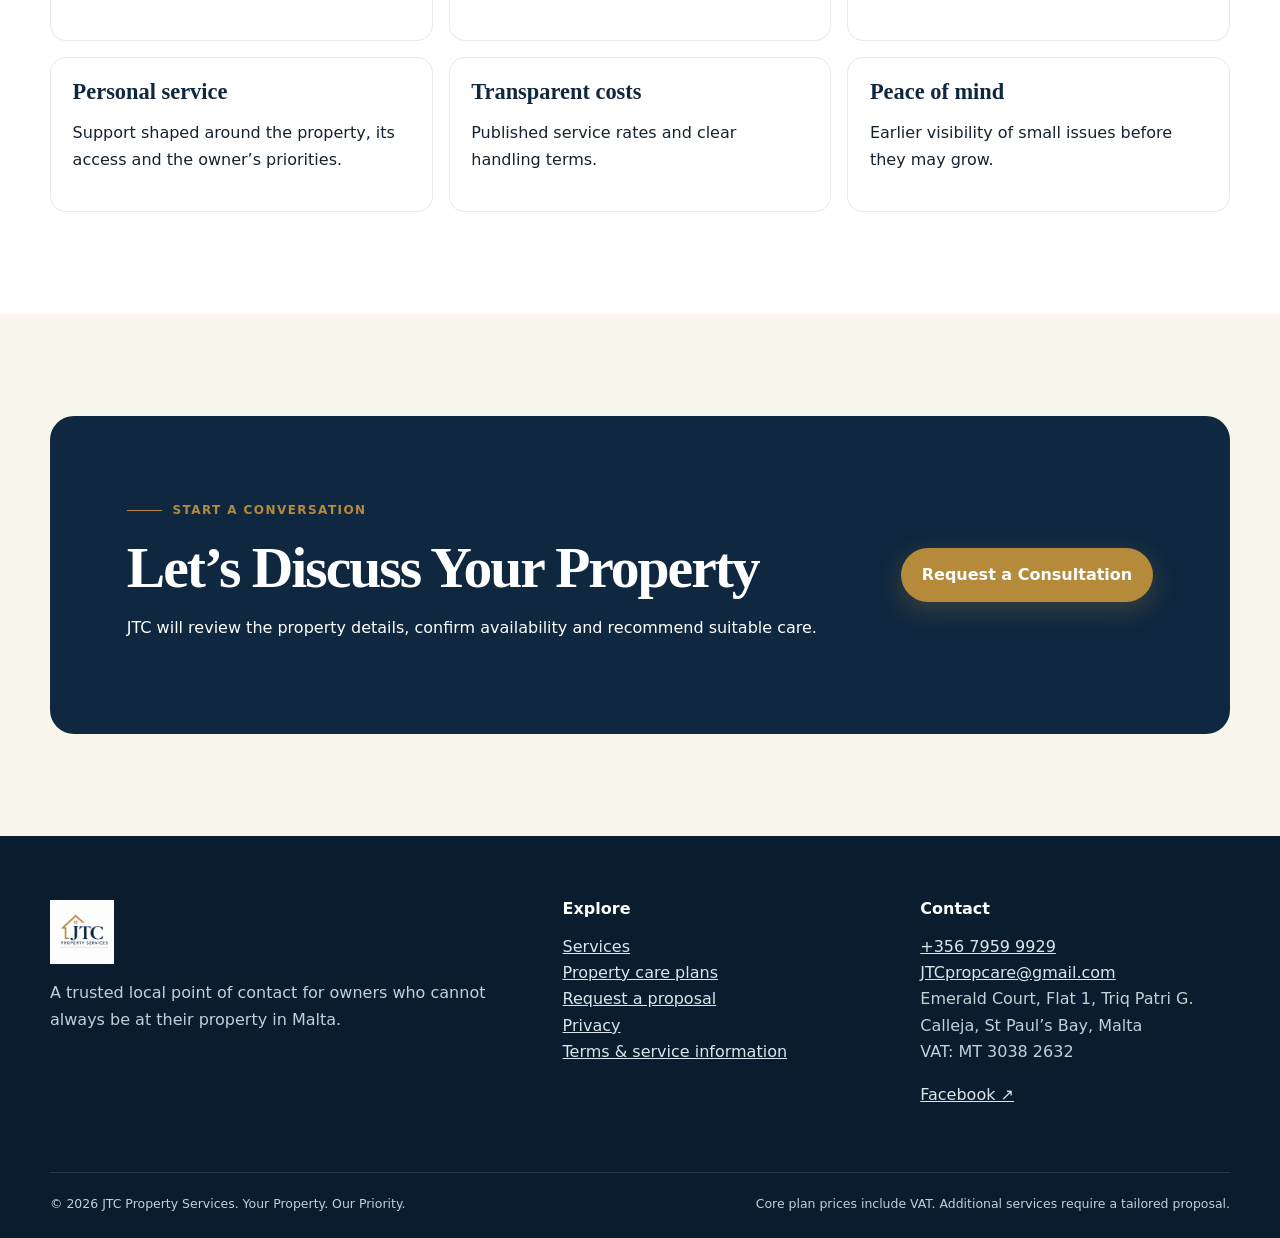
<file: about.html>
<!doctype html><html lang="en"><head><meta charset="utf-8"><meta name="viewport" content="width=device-width,initial-scale=1"><title>About JTC Property Services Malta</title><meta name="description" content="JTC gives overseas owners and frequent travellers a reliable local contact for their property in Malta."><link rel="stylesheet" href="css/styles.css"></head><body><div data-site-header></div><main id="main"><header class="page-hero"><div class="wrap"><p class="breadcrumbs"><a href="index.html">Home</a> / About</p><p class="eyebrow">Your Property. Our Priority.</p><h1>Reliable property care, with a personal approach.</h1><p class="lede">JTC Property Services exists to give owners a trusted local contact in Malta.</p></div></header><section class="section"><div class="wrap split"><div><p class="eyebrow">The purpose</p><h2>Clear Information When You Cannot Be There</h2><p>Owning a property while living abroad or travelling regularly can leave practical questions unanswered. JTC combines visual inspections, practical property support, cleaning and contractor coordination so owners can make informed decisions from wherever they are.</p><p>The focus is simple: communication, early action and transparency.</p></div><div class="service-band"><h3>The JTC approach</h3><ul class="check-list"><li>Visit and visually check agreed areas</li><li>Photograph and document findings</li><li>Report urgent issues immediately</li><li>Recommend practical next actions</li><li>Coordinate approved support</li><li>Keep third-party costs visible</li></ul></div></div></section><section class="section section--white"><div class="wrap"><p class="eyebrow">What owners can expect</p><h2>Professional, Practical and Easy to Understand</h2><div class="benefit-grid" style="margin-top:2rem"><div class="benefit"><h3>Local presence</h3><p>A point of contact in Malta when the owner is away.</p></div><div class="benefit"><h3>Documented visits</h3><p>Photographs and written reporting according to the selected service.</p></div><div class="benefit"><h3>Clear boundaries</h3><p>No major work without approval; licensed specialists where legally required.</p></div><div class="benefit"><h3>Personal service</h3><p>Support shaped around the property, its access and the owner’s priorities.</p></div><div class="benefit"><h3>Transparent costs</h3><p>Published service rates and clear handling terms.</p></div><div class="benefit"><h3>Peace of mind</h3><p>Earlier visibility of small issues before they may grow.</p></div></div></div></section><section class="section"><div class="wrap cta"><div><p class="eyebrow">Start a conversation</p><h2>Let’s Discuss Your Property</h2><p>JTC will review the property details, confirm availability and recommend suitable care.</p></div><a class="button button--gold" href="contact.html">Request a Consultation</a></div></section></main><div data-site-footer></div><script src="js/config.js"></script><script src="js/app.js"></script></body></html>
</file>
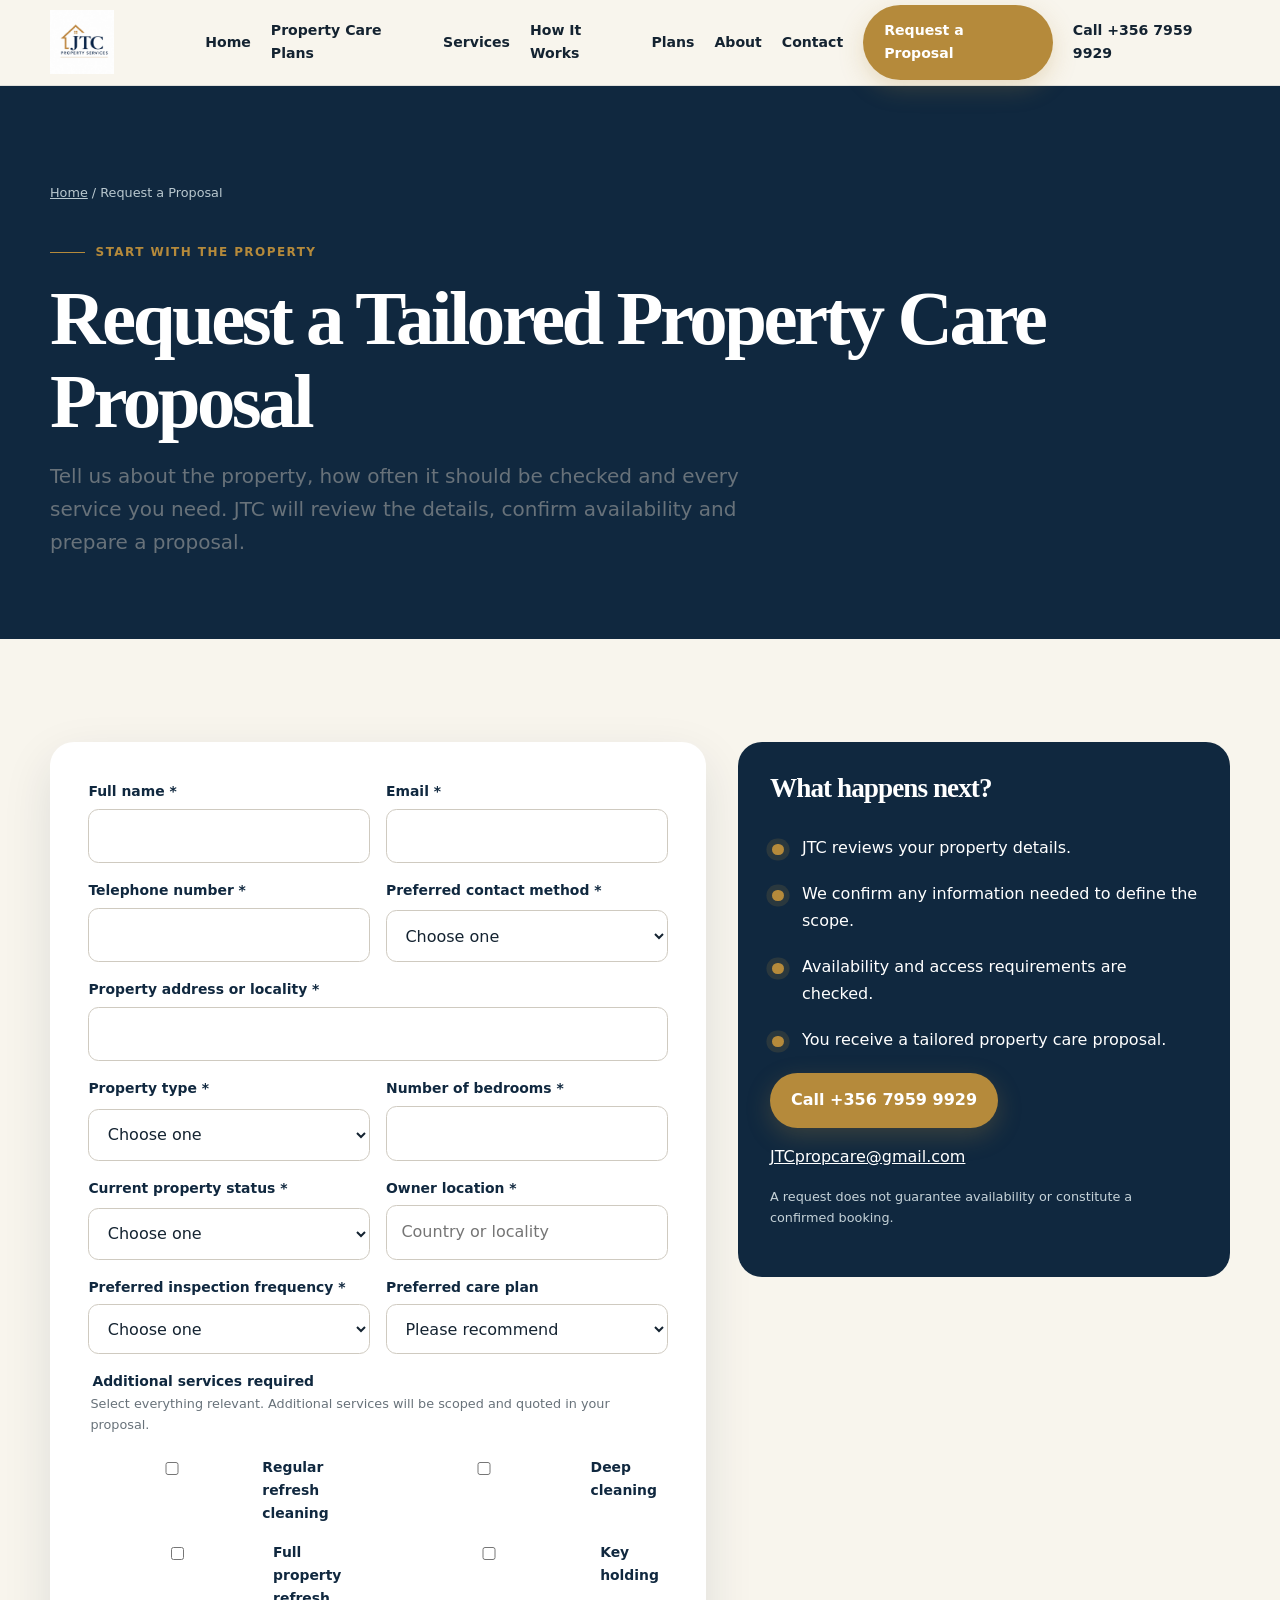
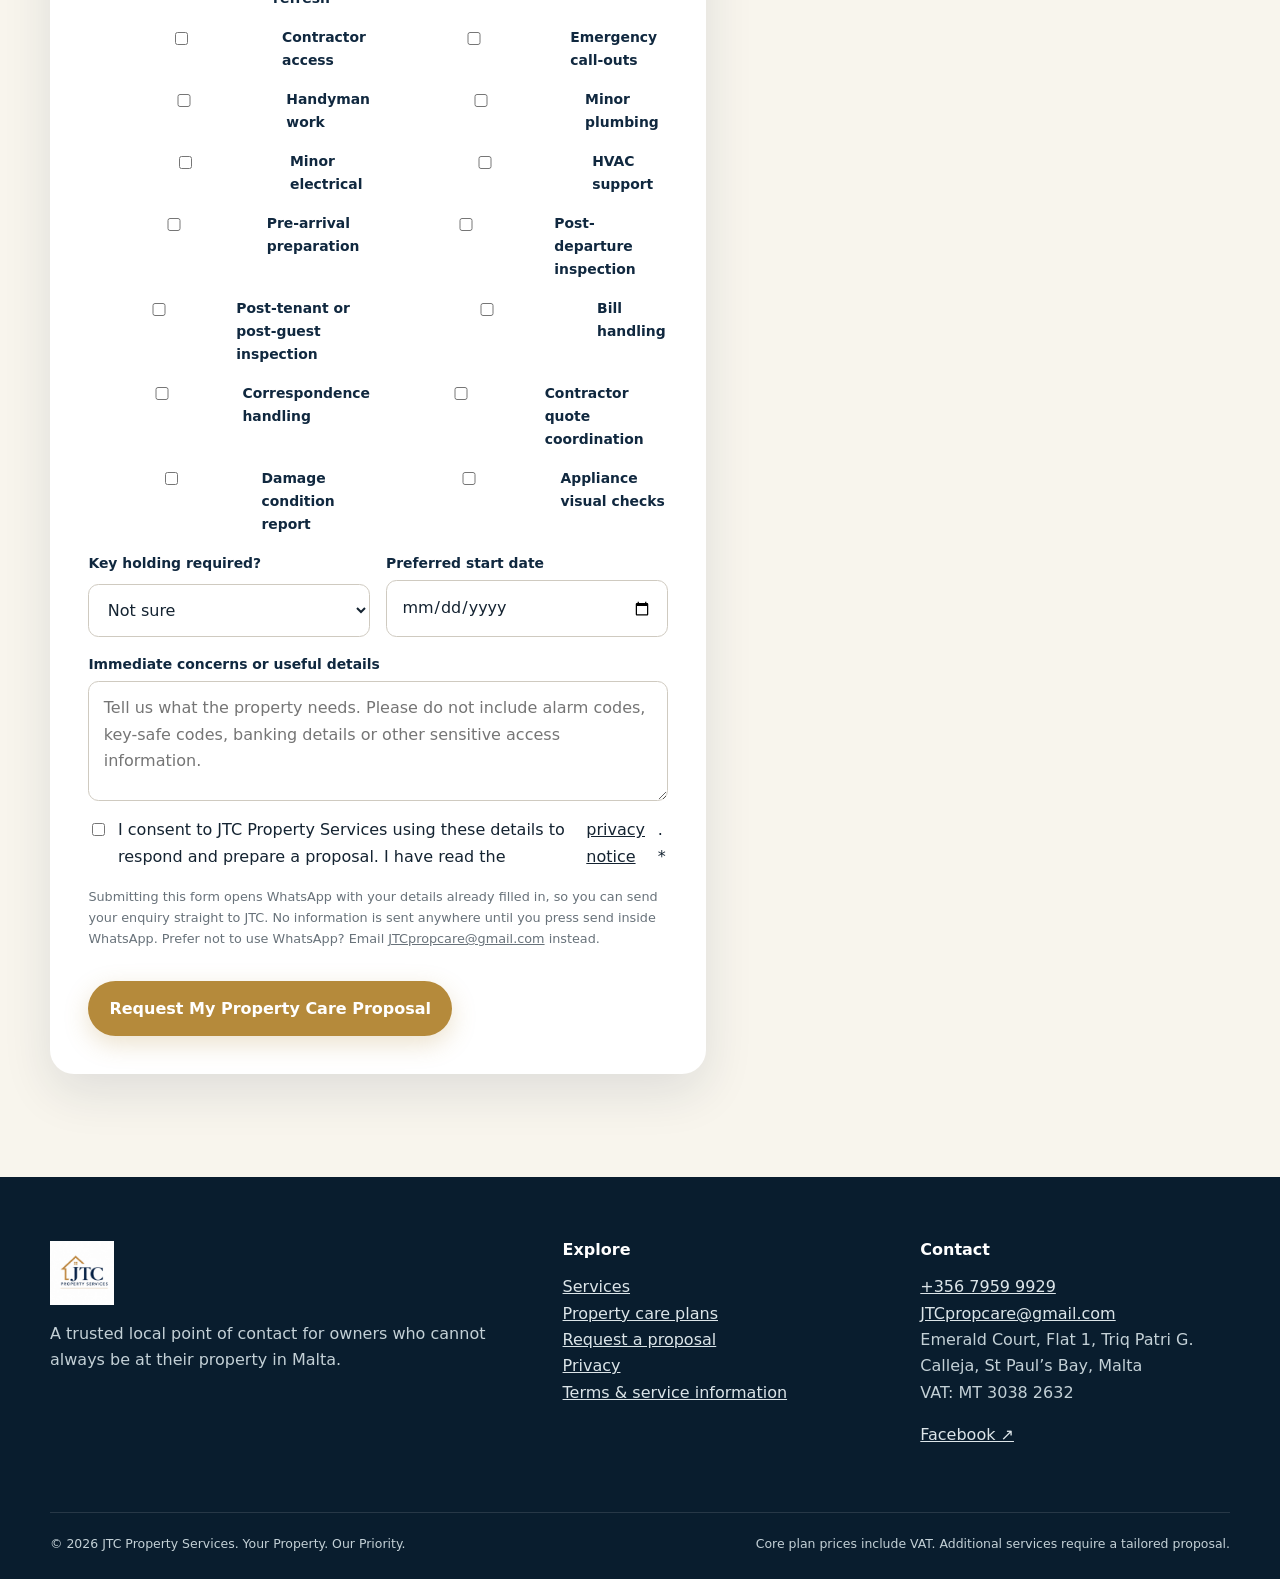
<file: contact.html>
<!doctype html>
<html lang="en">
<head>
  <meta charset="utf-8"><meta name="viewport" content="width=device-width,initial-scale=1">
  <title>Request a Property Care Proposal | JTC Malta</title>
  <meta name="description" content="Tell JTC Property Services about your property and required services to receive a tailored proposal.">
  <link rel="stylesheet" href="css/styles.css">
</head>
<body>
<div data-site-header></div>
<main id="main">
  <header class="page-hero"><div class="wrap"><p class="breadcrumbs"><a href="index.html">Home</a> / Request a Proposal</p><p class="eyebrow">Start with the property</p><h1>Request a Tailored Property Care Proposal</h1><p class="lede">Tell us about the property, how often it should be checked and every service you need. JTC will review the details, confirm availability and prepare a proposal.</p></div></header>
  <section class="section"><div class="wrap estimator">
    <form class="panel field-grid" data-quote-form name="quote-request" novalidate>
      <div class="field"><label for="fullName">Full name *</label><input id="fullName" name="fullName" autocomplete="name" required></div>
      <div class="field"><label for="email">Email *</label><input id="email" name="email" type="email" autocomplete="email" required></div>
      <div class="field"><label for="telephone">Telephone number *</label><input id="telephone" name="telephone" type="tel" autocomplete="tel" required pattern="[0-9+() .-]{7,}"></div>
      <div class="field"><label for="contactMethod">Preferred contact method *</label><select id="contactMethod" name="contactMethod" required><option value="">Choose one</option><option>Email</option><option>Telephone</option><option>WhatsApp</option></select></div>
      <div class="field field--wide"><label for="propertyAddress">Property address or locality *</label><input id="propertyAddress" name="propertyAddress" autocomplete="street-address" required></div>
      <div class="field"><label for="propertyType">Property type *</label><select id="propertyType" name="propertyType" required><option value="">Choose one</option><option>Apartment</option><option>Maisonette</option><option>Townhouse</option><option>Villa</option><option>Penthouse</option><option>Other</option></select></div>
      <div class="field"><label for="bedrooms">Number of bedrooms *</label><input id="bedrooms" name="bedrooms" type="number" min="0" max="30" required></div>
      <div class="field"><label for="propertyStatus">Current property status *</label><select id="propertyStatus" name="propertyStatus" required><option value="">Choose one</option><option>Vacant property</option><option>Holiday home</option><option>Owner occasionally in residence</option><option>Long-term rental</option><option>Short-let property</option><option>Between tenants</option><option>Under renovation</option><option>Other</option></select></div>
      <div class="field"><label for="ownerLocation">Owner location *</label><input id="ownerLocation" name="ownerLocation" placeholder="Country or locality" required></div>
      <div class="field"><label for="frequency">Preferred inspection frequency *</label><select id="frequency" name="frequency" required><option value="">Choose one</option><option>One-off</option><option>Monthly</option><option>Twice monthly</option><option>Weekly</option><option>Not sure</option></select></div>
      <div class="field"><label for="plan">Preferred care plan</label><select id="plan" name="plan"><option value="none">Please recommend</option><option value="basic">Basic - €60/month</option><option value="standard">Standard - €120/month</option><option value="premium">Premium - €160/month</option><option value="annual">Combined annual care proposal</option><option value="one-off">One-off inspection proposal</option></select></div>

      <fieldset class="field field--wide" style="border:0;padding:0"><legend class="fieldset-title">Additional services required</legend><p class="fineprint">Select everything relevant. Additional services will be scoped and quoted in your proposal.</p><div class="card-grid" style="grid-template-columns:repeat(2,1fr)">
        <label class="check-field"><input type="checkbox" name="services" value="Regular refresh cleaning"> Regular refresh cleaning</label>
        <label class="check-field"><input type="checkbox" name="services" value="Deep cleaning"> Deep cleaning</label>
        <label class="check-field"><input type="checkbox" name="services" value="Full property refresh"> Full property refresh</label>
        <label class="check-field"><input type="checkbox" name="services" value="Key holding"> Key holding</label>
        <label class="check-field"><input type="checkbox" name="services" value="Contractor access"> Contractor access</label>
        <label class="check-field"><input type="checkbox" name="services" value="Emergency call-outs"> Emergency call-outs</label>
        <label class="check-field"><input type="checkbox" name="services" value="Handyman work"> Handyman work</label>
        <label class="check-field"><input type="checkbox" name="services" value="Minor plumbing"> Minor plumbing</label>
        <label class="check-field"><input type="checkbox" name="services" value="Minor electrical"> Minor electrical</label>
        <label class="check-field"><input type="checkbox" name="services" value="HVAC"> HVAC support</label>
        <label class="check-field"><input type="checkbox" name="services" value="Pre-arrival preparation"> Pre-arrival preparation</label>
        <label class="check-field"><input type="checkbox" name="services" value="Post-departure inspection"> Post-departure inspection</label>
        <label class="check-field"><input type="checkbox" name="services" value="Post-tenant or post-guest inspection"> Post-tenant or post-guest inspection</label>
        <label class="check-field"><input type="checkbox" name="services" value="Bill handling"> Bill handling</label>
        <label class="check-field"><input type="checkbox" name="services" value="Correspondence handling"> Correspondence handling</label>
        <label class="check-field"><input type="checkbox" name="services" value="Contractor quote coordination"> Contractor quote coordination</label>
        <label class="check-field"><input type="checkbox" name="services" value="Damage condition report"> Damage condition report</label>
        <label class="check-field"><input type="checkbox" name="services" value="Appliance visual checks"> Appliance visual checks</label>
      </div></fieldset>

      <div class="field"><label for="keyHolding">Key holding required?</label><select id="keyHolding" name="keyHolding"><option>Not sure</option><option>Yes</option><option>No</option></select></div>
      <div class="field"><label for="startDate">Preferred start date</label><input id="startDate" name="startDate" type="date"></div>
      <div class="field field--wide"><label for="concerns">Immediate concerns or useful details</label><textarea id="concerns" name="concerns" placeholder="Tell us what the property needs. Please do not include alarm codes, key-safe codes, banking details or other sensitive access information."></textarea></div>
      <div class="honeypot" aria-hidden="true"><label>Leave this blank<input name="website" tabindex="-1" autocomplete="off"></label></div>
      <label class="check-field field--wide"><input type="checkbox" name="consent" required> I consent to JTC Property Services using these details to respond and prepare a proposal. I have read the <a href="privacy.html">privacy notice</a>. *</label>
      <p class="fineprint field--wide">Submitting this form opens WhatsApp with your details already filled in, so you can send your enquiry straight to JTC. No information is sent anywhere until you press send inside WhatsApp. Prefer not to use WhatsApp? Email <a href="mailto:JTCpropcare@gmail.com">JTCpropcare@gmail.com</a> instead.</p>
      <div class="field--wide"><button class="button button--gold" type="submit">Request My Property Care Proposal</button><div class="form-status" data-form-status role="status" aria-live="polite"></div></div>
    </form>
    <aside><div class="estimate-output"><h2>What happens next?</h2><ol class="process-list"><li>JTC reviews your property details.</li><li>We confirm any information needed to define the scope.</li><li>Availability and access requirements are checked.</li><li>You receive a tailored property care proposal.</li></ol><p><a class="button button--gold" href="tel:+35679599929">Call +356 7959 9929</a></p><p><a href="mailto:JTCpropcare@gmail.com">JTCpropcare@gmail.com</a></p><p class="fineprint" style="color:#c5d2d8">A request does not guarantee availability or constitute a confirmed booking.</p></div></aside>
  </div></section>
</main>
<div data-site-footer></div><script src="js/config.js"></script><script src="js/app.js"></script>
</body></html>
</file>
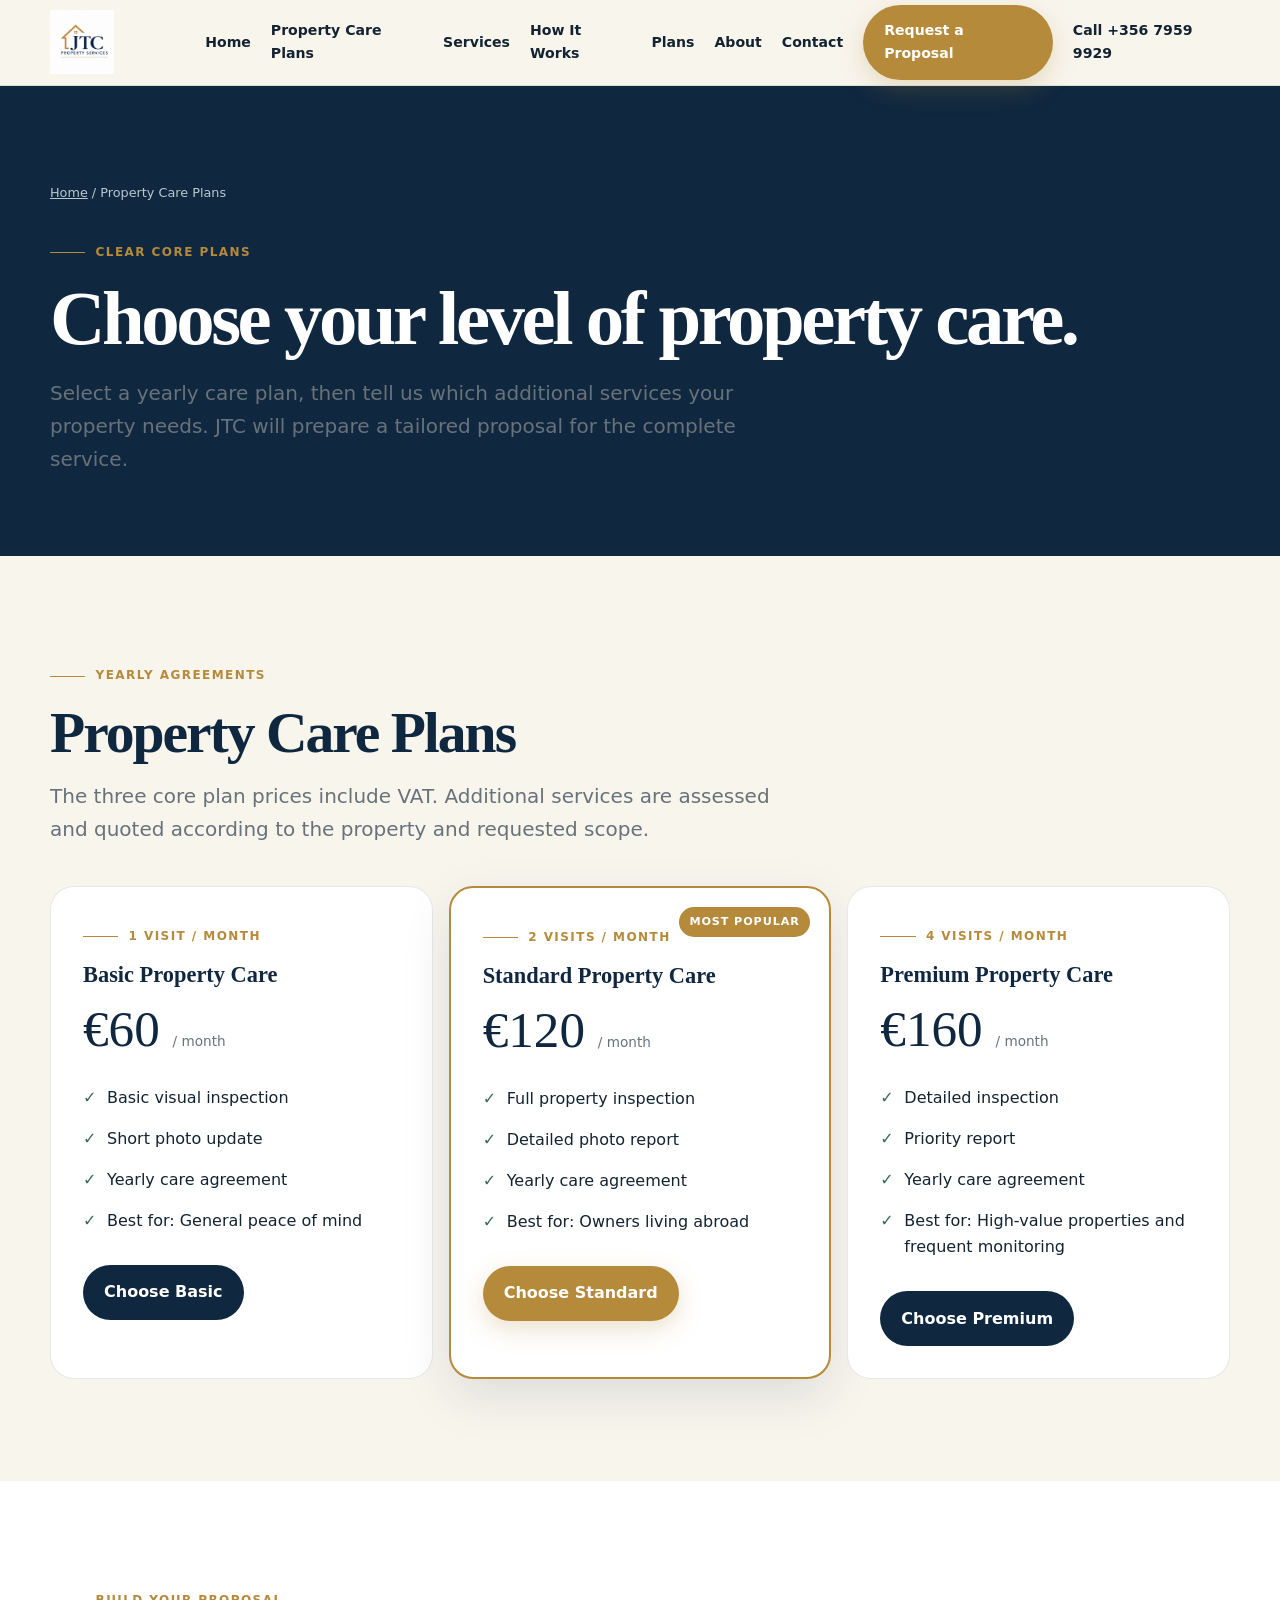
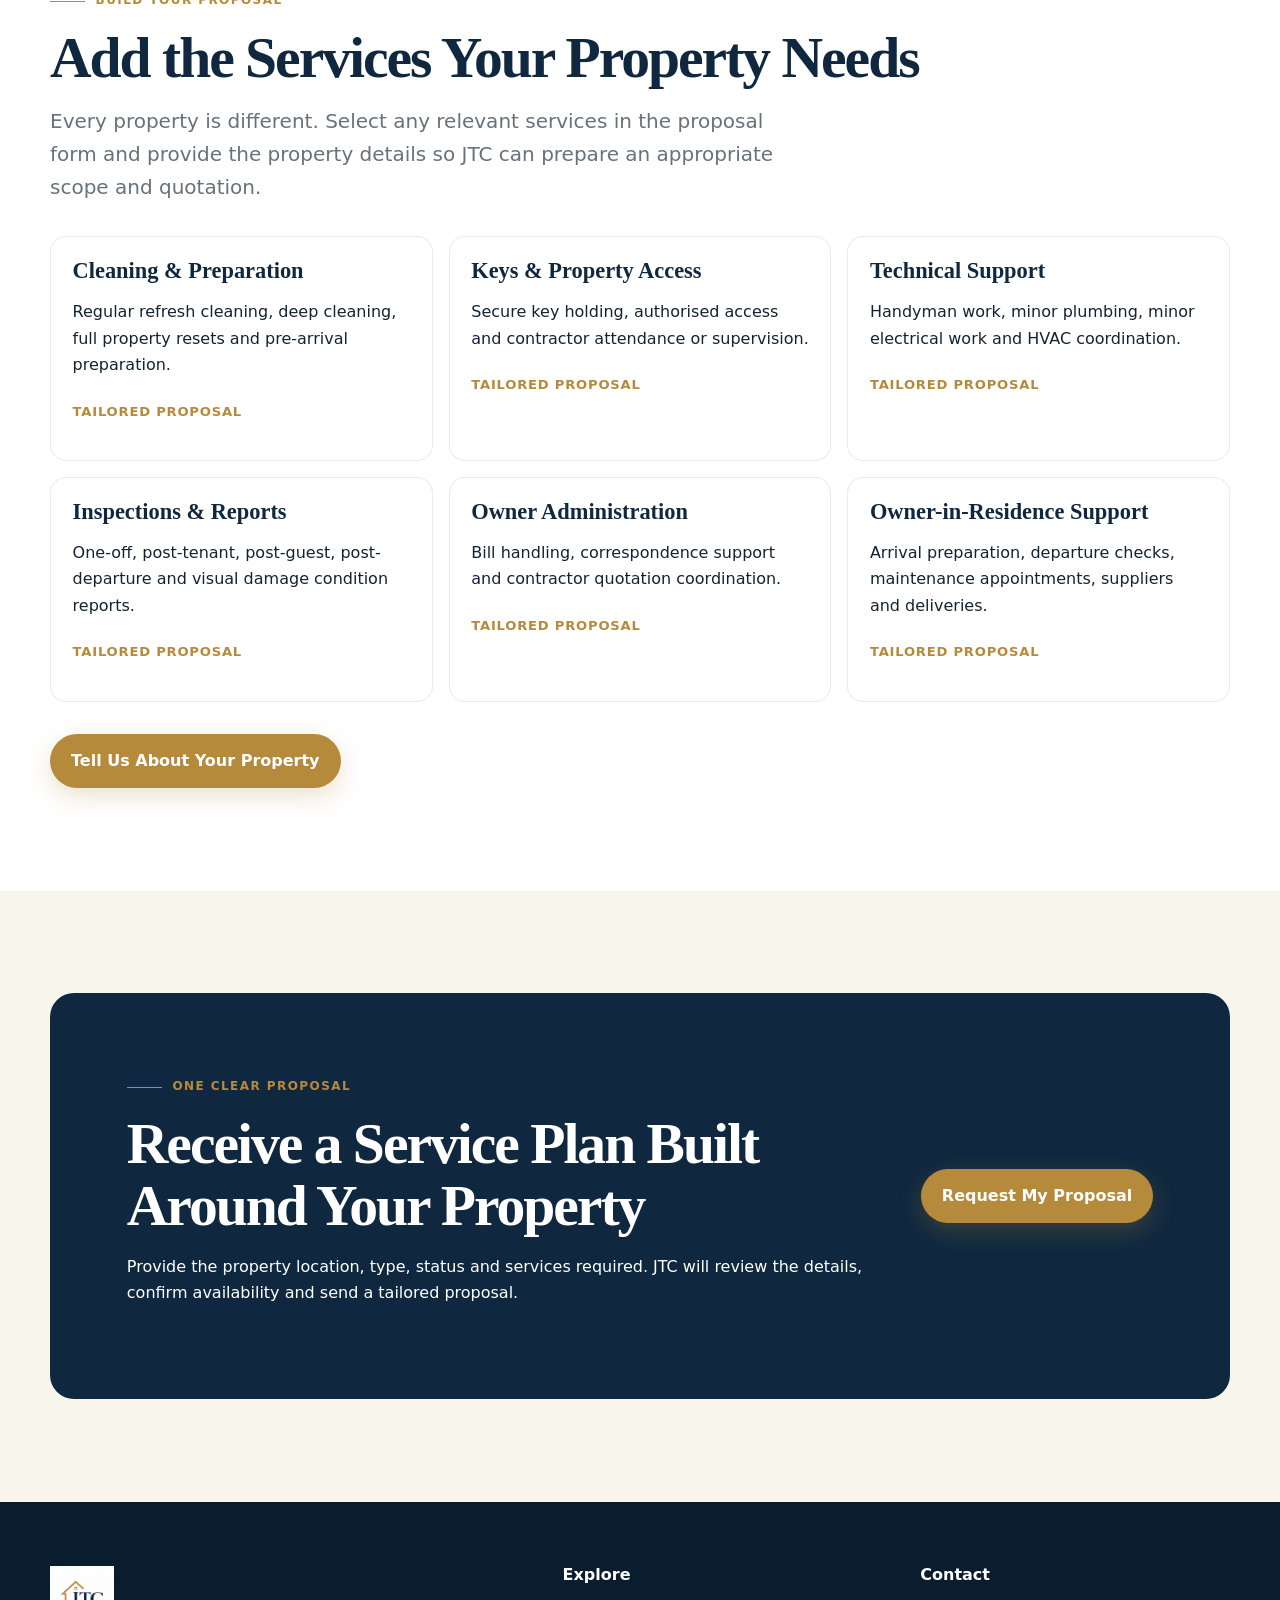
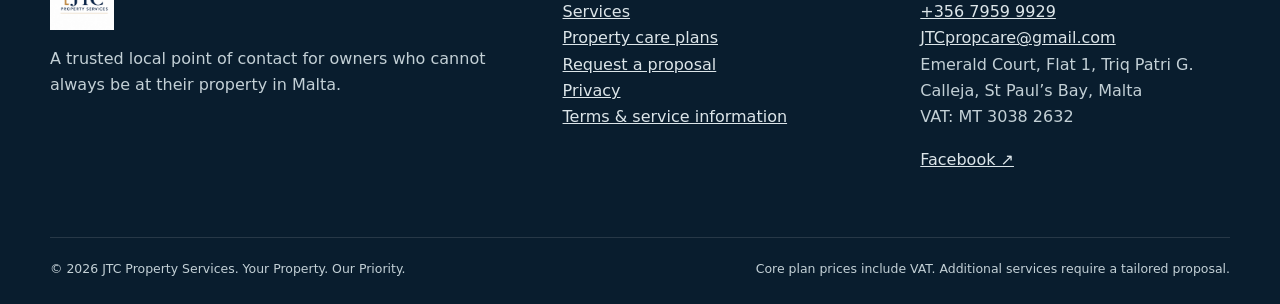
<file: pricing.html>
<!doctype html>
<html lang="en">
<head>
  <meta charset="utf-8">
  <meta name="viewport" content="width=device-width,initial-scale=1">
  <title>Property Care Plans Malta | JTC Property Services</title>
  <meta name="description" content="Choose a JTC property care plan and request a tailored proposal for any additional property services you need in Malta.">
  <link rel="stylesheet" href="css/styles.css">
</head>
<body>
<div data-site-header></div>
<main id="main">
  <header class="page-hero">
    <div class="wrap">
      <p class="breadcrumbs"><a href="index.html">Home</a> / Property Care Plans</p>
      <p class="eyebrow">Clear core plans</p>
      <h1>Choose your level of property care.</h1>
      <p class="lede">Select a yearly care plan, then tell us which additional services your property needs. JTC will prepare a tailored proposal for the complete service.</p>
    </div>
  </header>

  <section class="section">
    <div class="wrap">
      <p class="eyebrow">Yearly agreements</p>
      <h2>Property Care Plans</h2>
      <p class="lede">The three core plan prices include VAT. Additional services are assessed and quoted according to the property and requested scope.</p>
      <div class="pricing-grid" data-plans></div>
    </div>
  </section>

  <section class="section section--white">
    <div class="wrap">
      <p class="eyebrow">Build your proposal</p>
      <h2>Add the Services Your Property Needs</h2>
      <p class="lede">Every property is different. Select any relevant services in the proposal form and provide the property details so JTC can prepare an appropriate scope and quotation.</p>
      <div class="card-grid" style="margin-top:2rem">
        <article class="card service-card"><h3>Cleaning & Preparation</h3><p>Regular refresh cleaning, deep cleaning, full property resets and pre-arrival preparation.</p><span class="proposal-label">Tailored proposal</span></article>
        <article class="card service-card"><h3>Keys & Property Access</h3><p>Secure key holding, authorised access and contractor attendance or supervision.</p><span class="proposal-label">Tailored proposal</span></article>
        <article class="card service-card"><h3>Technical Support</h3><p>Handyman work, minor plumbing, minor electrical work and HVAC coordination.</p><span class="proposal-label">Tailored proposal</span></article>
        <article class="card service-card"><h3>Inspections & Reports</h3><p>One-off, post-tenant, post-guest, post-departure and visual damage condition reports.</p><span class="proposal-label">Tailored proposal</span></article>
        <article class="card service-card"><h3>Owner Administration</h3><p>Bill handling, correspondence support and contractor quotation coordination.</p><span class="proposal-label">Tailored proposal</span></article>
        <article class="card service-card"><h3>Owner-in-Residence Support</h3><p>Arrival preparation, departure checks, maintenance appointments, suppliers and deliveries.</p><span class="proposal-label">Tailored proposal</span></article>
      </div>
      <div style="margin-top:2rem"><a class="button button--gold" href="contact.html">Tell Us About Your Property</a></div>
    </div>
  </section>

  <section class="section">
    <div class="wrap cta">
      <div>
        <p class="eyebrow">One clear proposal</p>
        <h2>Receive a Service Plan Built Around Your Property</h2>
        <p>Provide the property location, type, status and services required. JTC will review the details, confirm availability and send a tailored proposal.</p>
      </div>
      <a class="button button--gold" href="contact.html">Request My Proposal</a>
    </div>
  </section>
</main>
<div data-site-footer></div>
<script src="js/config.js"></script><script src="js/app.js"></script>
</body>
</html>
</file>
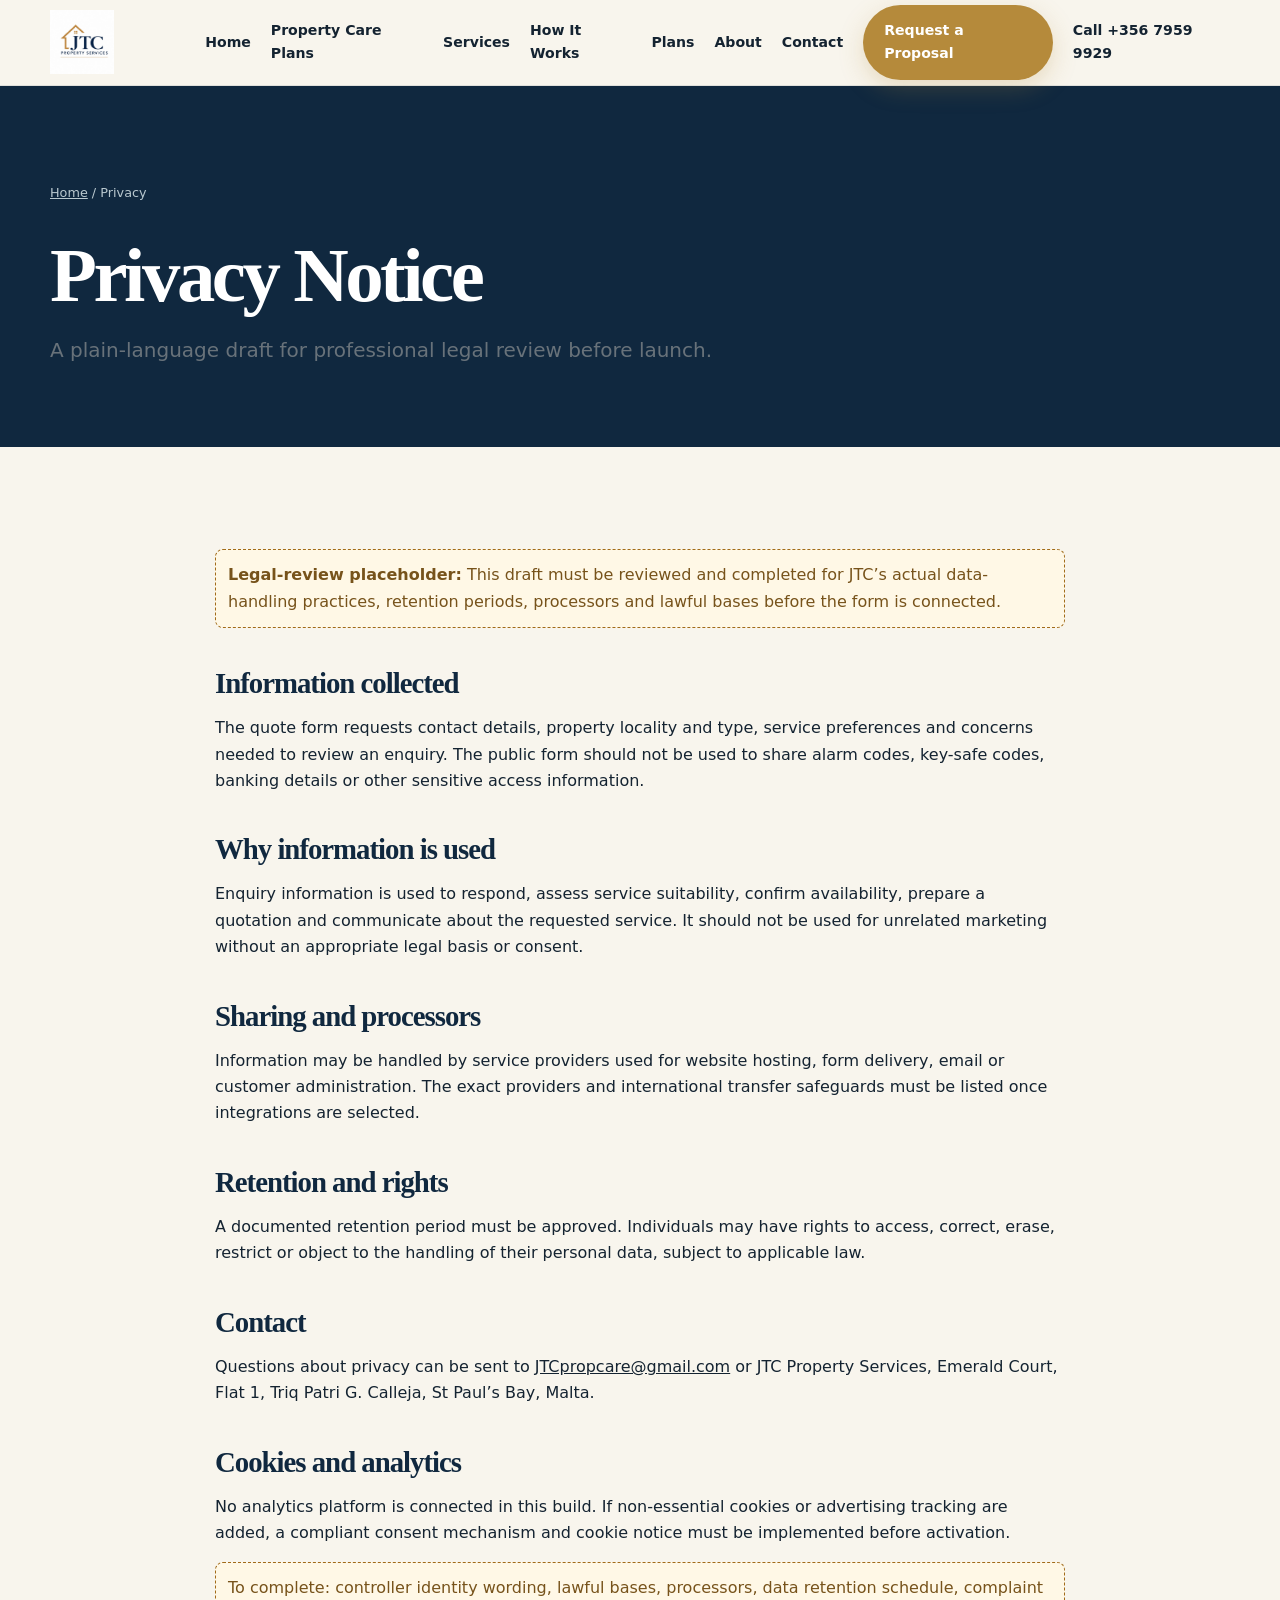
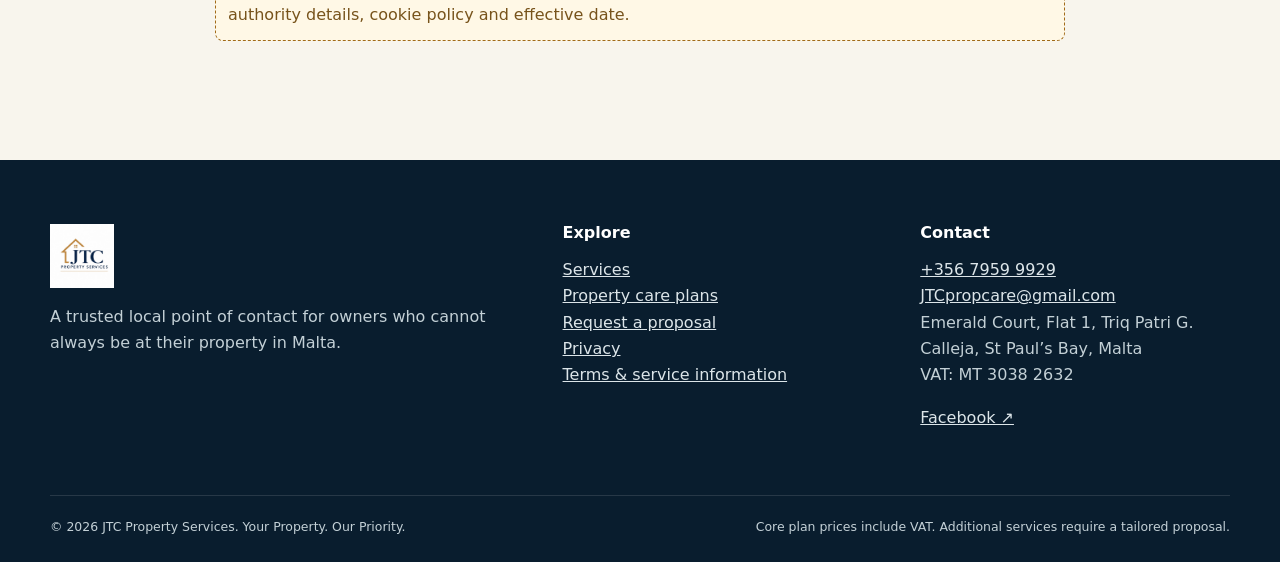
<file: privacy.html>
<!doctype html><html lang="en"><head><meta charset="utf-8"><meta name="viewport" content="width=device-width,initial-scale=1"><title>Privacy Notice | JTC Property Services</title><meta name="robots" content="noindex"><link rel="stylesheet" href="css/styles.css"></head><body><div data-site-header></div><main id="main"><header class="page-hero"><div class="wrap"><p class="breadcrumbs"><a href="index.html">Home</a> / Privacy</p><h1>Privacy Notice</h1><p class="lede">A plain-language draft for professional legal review before launch.</p></div></header><section class="section"><div class="wrap legal-copy"><p class="placeholder"><strong>Legal-review placeholder:</strong> This draft must be reviewed and completed for JTC’s actual data-handling practices, retention periods, processors and lawful bases before the form is connected.</p><h2>Information collected</h2><p>The quote form requests contact details, property locality and type, service preferences and concerns needed to review an enquiry. The public form should not be used to share alarm codes, key-safe codes, banking details or other sensitive access information.</p><h2>Why information is used</h2><p>Enquiry information is used to respond, assess service suitability, confirm availability, prepare a quotation and communicate about the requested service. It should not be used for unrelated marketing without an appropriate legal basis or consent.</p><h2>Sharing and processors</h2><p>Information may be handled by service providers used for website hosting, form delivery, email or customer administration. The exact providers and international transfer safeguards must be listed once integrations are selected.</p><h2>Retention and rights</h2><p>A documented retention period must be approved. Individuals may have rights to access, correct, erase, restrict or object to the handling of their personal data, subject to applicable law.</p><h2>Contact</h2><p>Questions about privacy can be sent to <a href="mailto:JTCpropcare@gmail.com">JTCpropcare@gmail.com</a> or JTC Property Services, Emerald Court, Flat 1, Triq Patri G. Calleja, St Paul’s Bay, Malta.</p><h2>Cookies and analytics</h2><p>No analytics platform is connected in this build. If non-essential cookies or advertising tracking are added, a compliant consent mechanism and cookie notice must be implemented before activation.</p><p class="placeholder">To complete: controller identity wording, lawful bases, processors, data retention schedule, complaint authority details, cookie policy and effective date.</p></div></section></main><div data-site-footer></div><script src="js/config.js"></script><script src="js/app.js"></script></body></html>
</file>
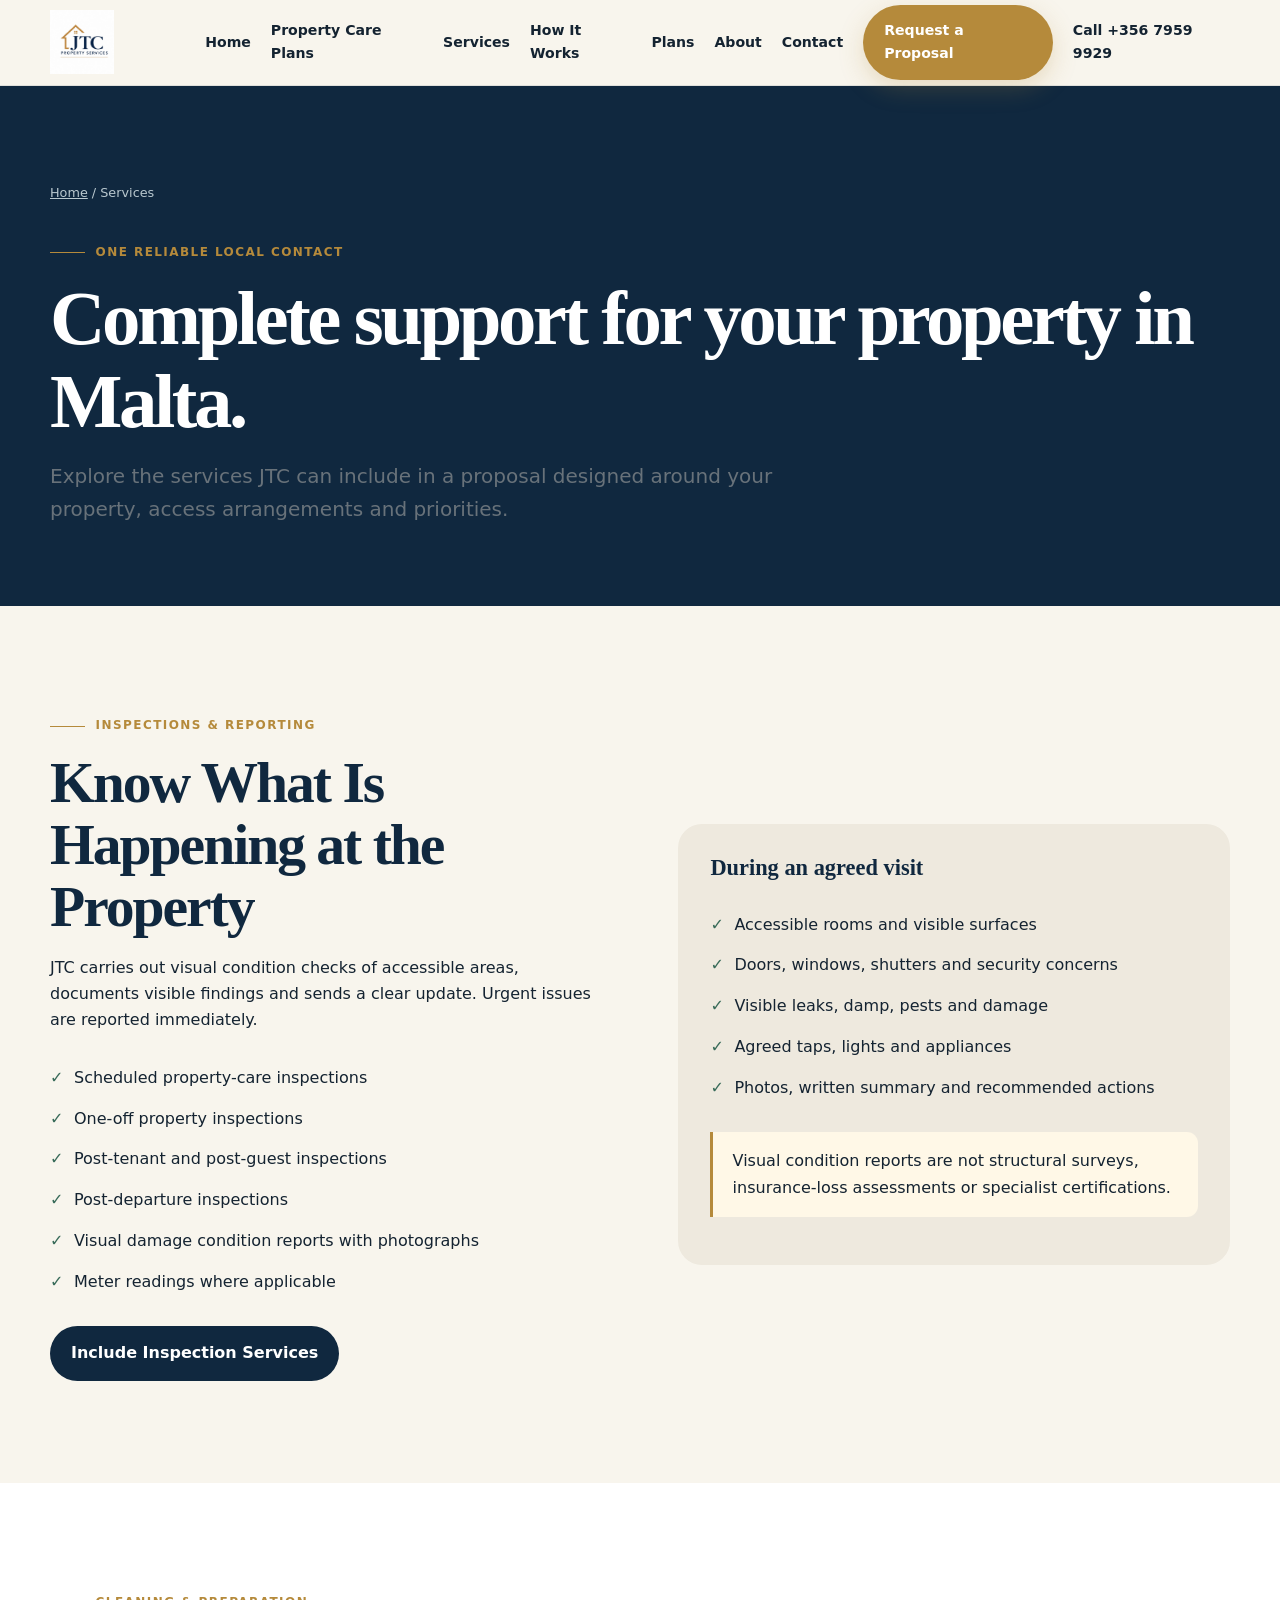
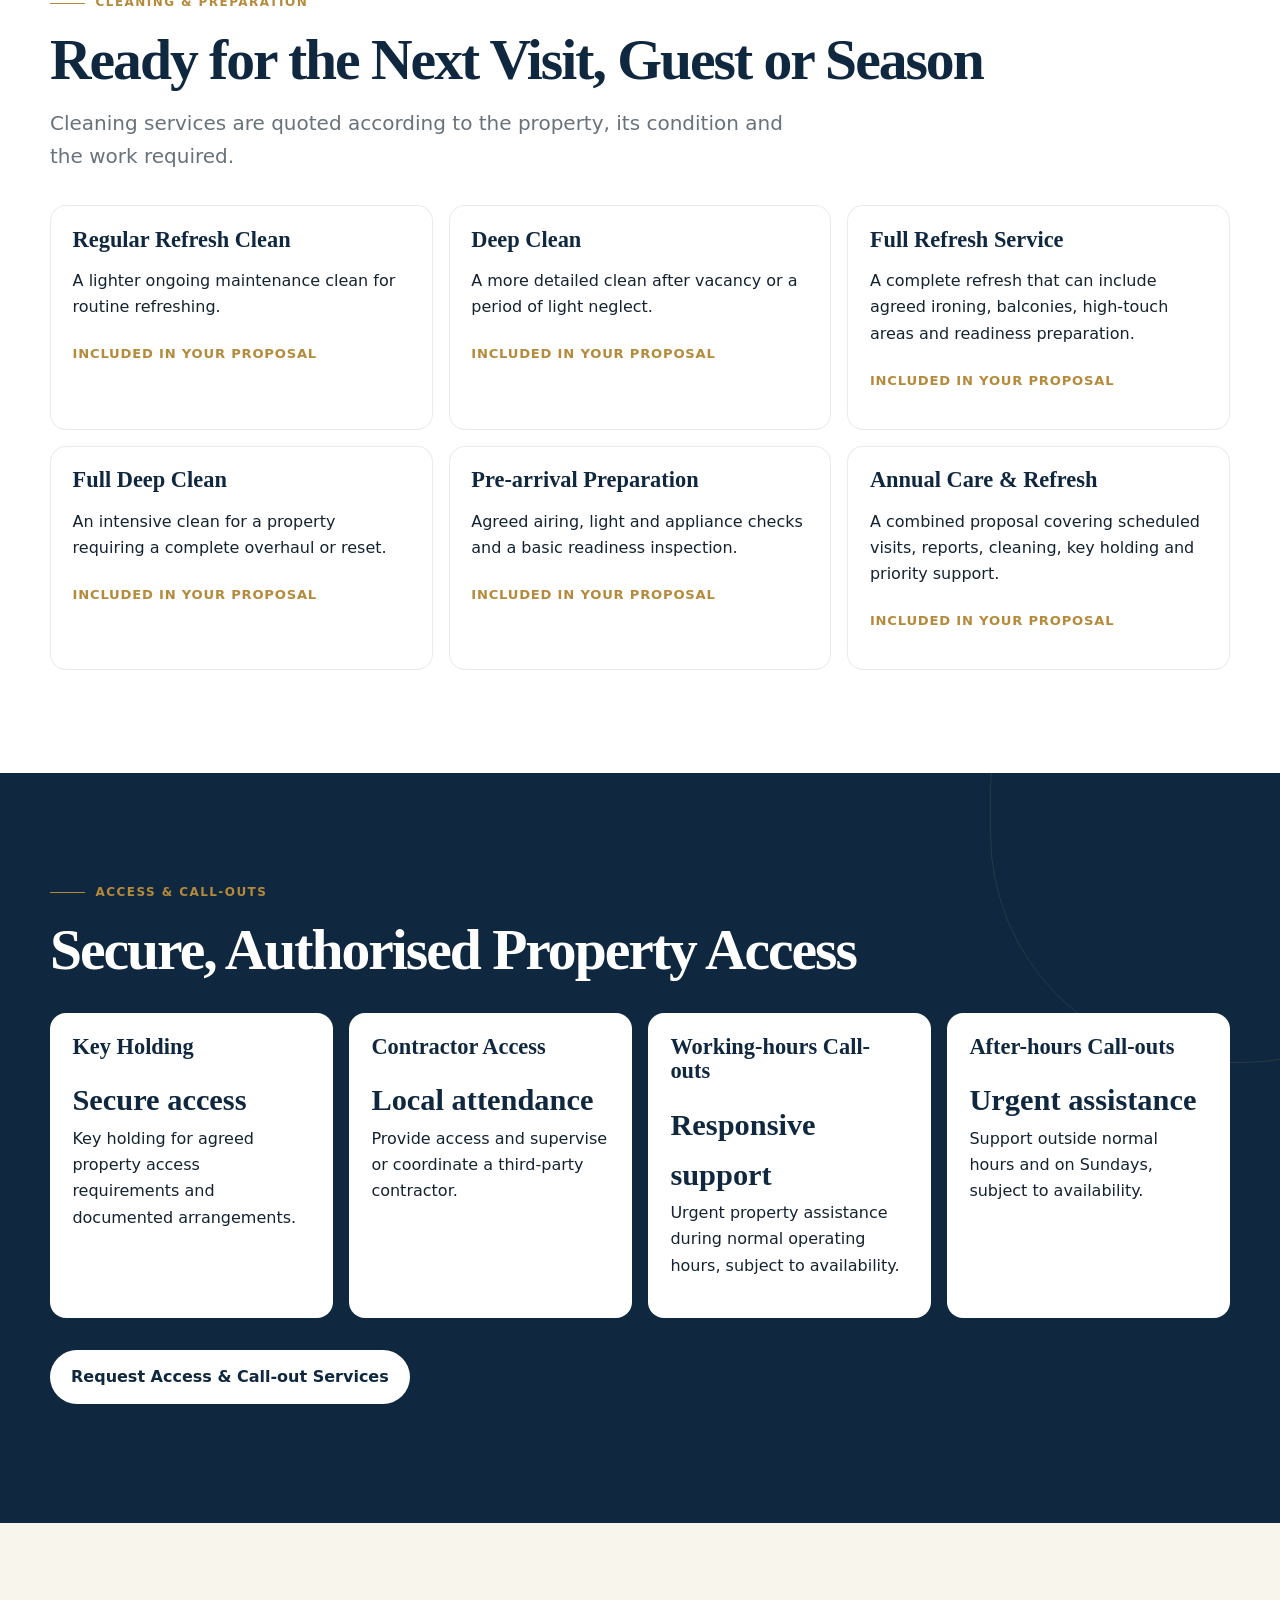
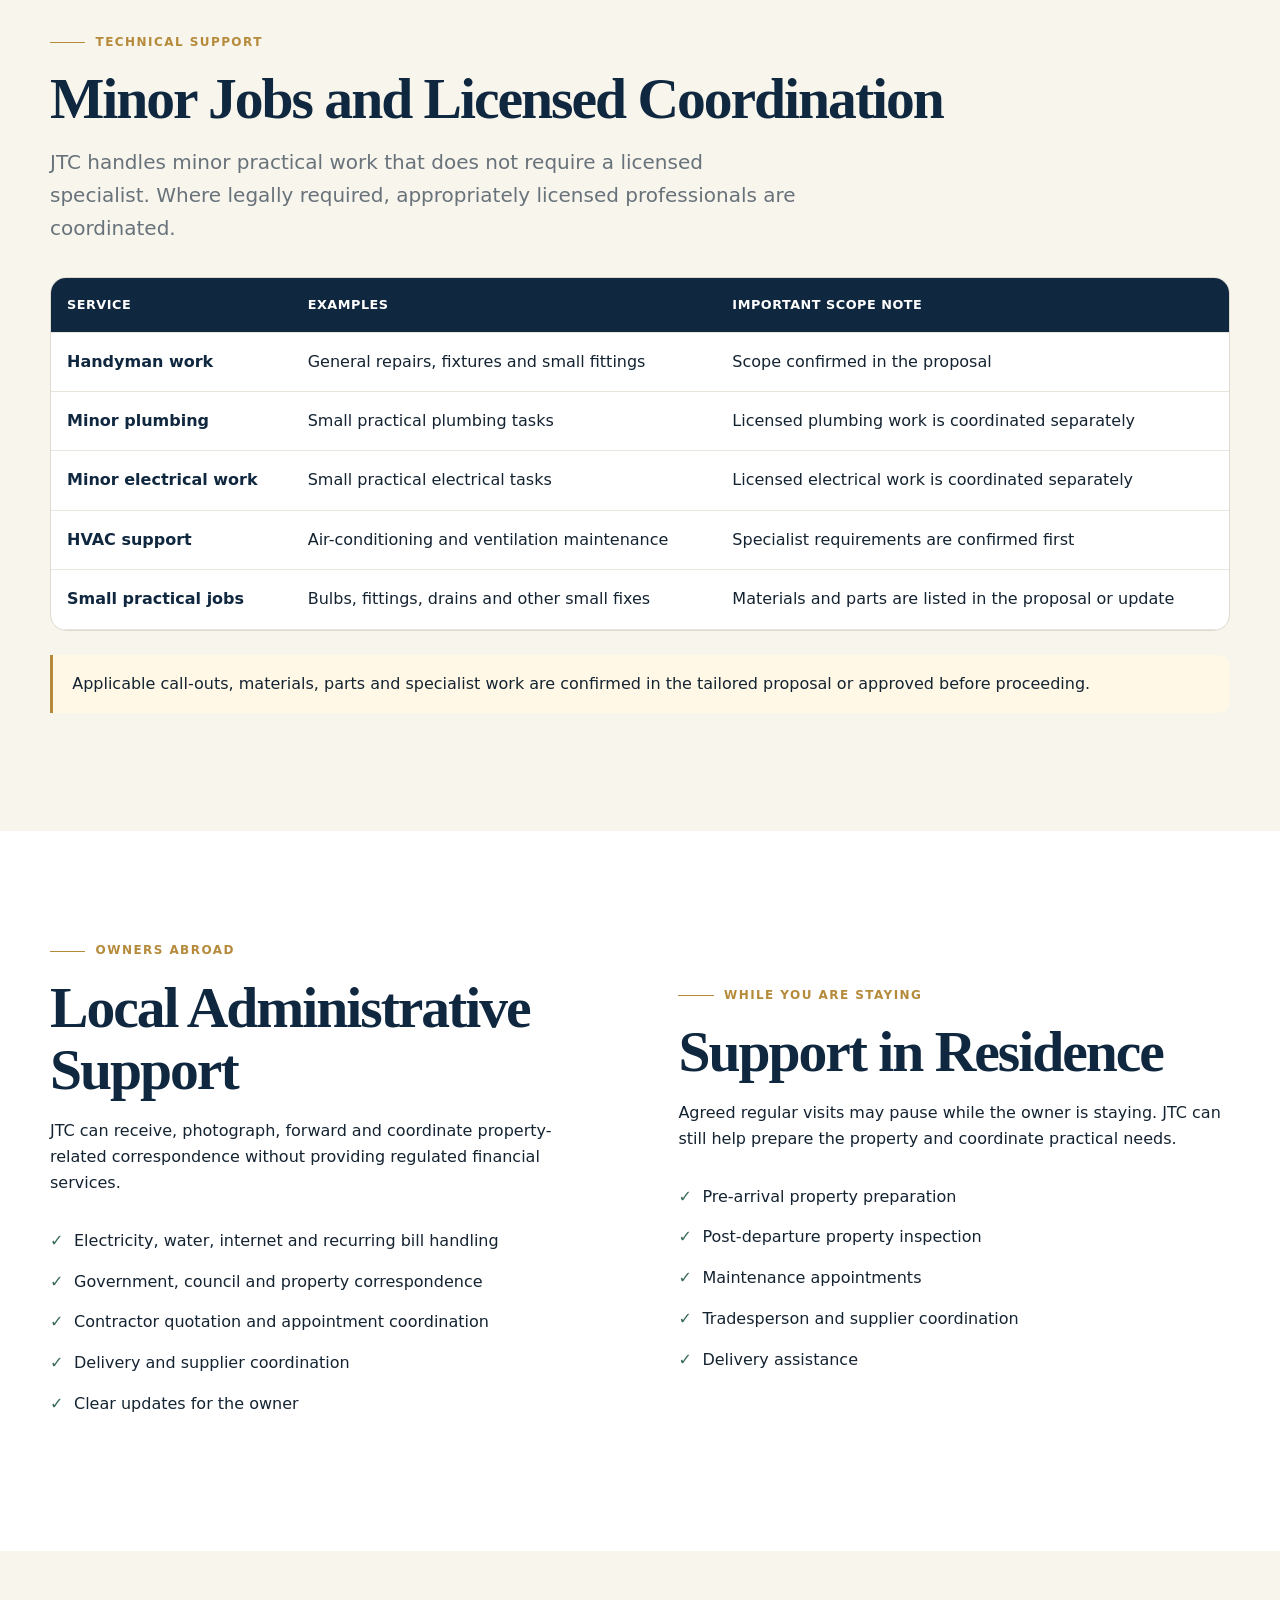
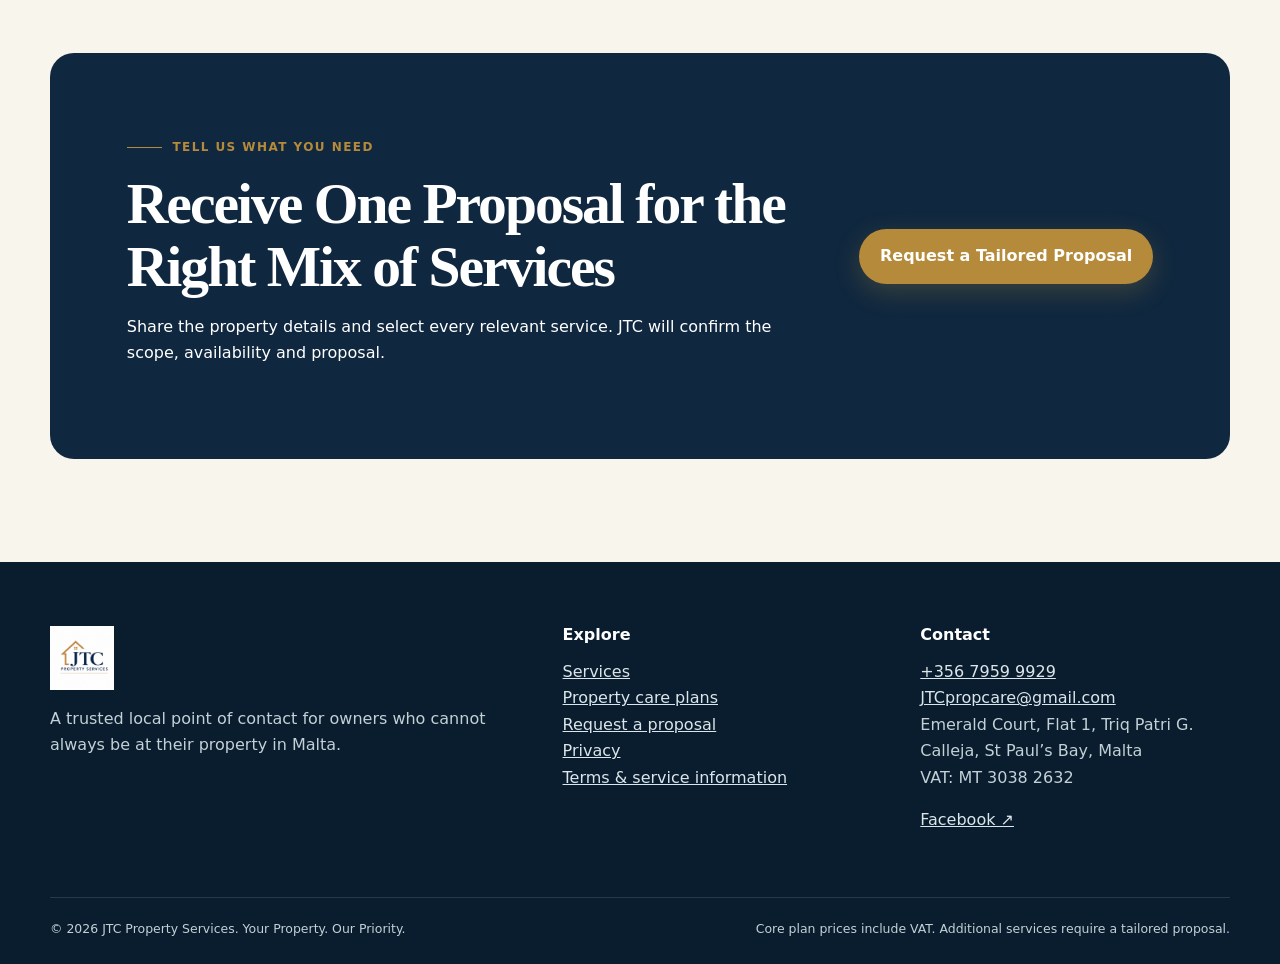
<file: services.html>
<!doctype html>
<html lang="en">
<head>
  <meta charset="utf-8"><meta name="viewport" content="width=device-width,initial-scale=1">
  <title>Property Care Services Malta | JTC Property Services</title>
  <meta name="description" content="Property inspections, cleaning, key holding, contractor access, handyman coordination and owner support across Malta.">
  <link rel="stylesheet" href="css/styles.css">
</head>
<body>
<div data-site-header></div>
<main id="main">
  <header class="page-hero"><div class="wrap"><p class="breadcrumbs"><a href="index.html">Home</a> / Services</p><p class="eyebrow">One reliable local contact</p><h1>Complete support for your property in Malta.</h1><p class="lede">Explore the services JTC can include in a proposal designed around your property, access arrangements and priorities.</p></div></header>

  <section class="section"><div class="wrap split">
    <div><p class="eyebrow">Inspections & reporting</p><h2>Know What Is Happening at the Property</h2><p>JTC carries out visual condition checks of accessible areas, documents visible findings and sends a clear update. Urgent issues are reported immediately.</p><ul class="check-list"><li>Scheduled property-care inspections</li><li>One-off property inspections</li><li>Post-tenant and post-guest inspections</li><li>Post-departure inspections</li><li>Visual damage condition reports with photographs</li><li>Meter readings where applicable</li></ul><a class="button button--navy" href="contact.html">Include Inspection Services</a></div>
    <div class="service-band"><h3>During an agreed visit</h3><ul class="check-list"><li>Accessible rooms and visible surfaces</li><li>Doors, windows, shutters and security concerns</li><li>Visible leaks, damp, pests and damage</li><li>Agreed taps, lights and appliances</li><li>Photos, written summary and recommended actions</li></ul><p class="notice">Visual condition reports are not structural surveys, insurance-loss assessments or specialist certifications.</p></div>
  </div></section>

  <section class="section section--white"><div class="wrap"><p class="eyebrow">Cleaning & preparation</p><h2>Ready for the Next Visit, Guest or Season</h2><p class="lede">Cleaning services are quoted according to the property, its condition and the work required.</p><div class="card-grid" style="margin-top:2rem">
    <article class="card service-card"><h3>Regular Refresh Clean</h3><p>A lighter ongoing maintenance clean for routine refreshing.</p><span class="proposal-label">Included in your proposal</span></article>
    <article class="card service-card"><h3>Deep Clean</h3><p>A more detailed clean after vacancy or a period of light neglect.</p><span class="proposal-label">Included in your proposal</span></article>
    <article class="card service-card"><h3>Full Refresh Service</h3><p>A complete refresh that can include agreed ironing, balconies, high-touch areas and readiness preparation.</p><span class="proposal-label">Included in your proposal</span></article>
    <article class="card service-card"><h3>Full Deep Clean</h3><p>An intensive clean for a property requiring a complete overhaul or reset.</p><span class="proposal-label">Included in your proposal</span></article>
    <article class="card service-card"><h3>Pre-arrival Preparation</h3><p>Agreed airing, light and appliance checks and a basic readiness inspection.</p><span class="proposal-label">Included in your proposal</span></article>
    <article class="card service-card"><h3>Annual Care & Refresh</h3><p>A combined proposal covering scheduled visits, reports, cleaning, key holding and priority support.</p><span class="proposal-label">Included in your proposal</span></article>
  </div></div></section>

  <section class="section section--navy"><div class="wrap"><p class="eyebrow">Access & call-outs</p><h2>Secure, Authorised Property Access</h2><div class="rate-grid" style="margin-top:2rem">
    <div class="rate"><h3>Key Holding</h3><strong>Secure access</strong><p>Key holding for agreed property access requirements and documented arrangements.</p></div>
    <div class="rate"><h3>Contractor Access</h3><strong>Local attendance</strong><p>Provide access and supervise or coordinate a third-party contractor.</p></div>
    <div class="rate"><h3>Working-hours Call-outs</h3><strong>Responsive support</strong><p>Urgent property assistance during normal operating hours, subject to availability.</p></div>
    <div class="rate"><h3>After-hours Call-outs</h3><strong>Urgent assistance</strong><p>Support outside normal hours and on Sundays, subject to availability.</p></div>
  </div><p style="margin-top:2rem"><a class="button button--light" href="contact.html">Request Access & Call-out Services</a></p></div></section>

  <section class="section"><div class="wrap"><p class="eyebrow">Technical support</p><h2>Minor Jobs and Licensed Coordination</h2><p class="lede">JTC handles minor practical work that does not require a licensed specialist. Where legally required, appropriately licensed professionals are coordinated.</p><div class="table-wrap"><table><thead><tr><th>Service</th><th>Examples</th><th>Important scope note</th></tr></thead><tbody>
    <tr><td><strong>Handyman work</strong></td><td>General repairs, fixtures and small fittings</td><td>Scope confirmed in the proposal</td></tr>
    <tr><td><strong>Minor plumbing</strong></td><td>Small practical plumbing tasks</td><td>Licensed plumbing work is coordinated separately</td></tr>
    <tr><td><strong>Minor electrical work</strong></td><td>Small practical electrical tasks</td><td>Licensed electrical work is coordinated separately</td></tr>
    <tr><td><strong>HVAC support</strong></td><td>Air-conditioning and ventilation maintenance</td><td>Specialist requirements are confirmed first</td></tr>
    <tr><td><strong>Small practical jobs</strong></td><td>Bulbs, fittings, drains and other small fixes</td><td>Materials and parts are listed in the proposal or update</td></tr>
  </tbody></table></div><p class="notice" style="margin-top:1.5rem">Applicable call-outs, materials, parts and specialist work are confirmed in the tailored proposal or approved before proceeding.</p></div></section>

  <section class="section section--white"><div class="wrap split">
    <div><p class="eyebrow">Owners abroad</p><h2>Local Administrative Support</h2><p>JTC can receive, photograph, forward and coordinate property-related correspondence without providing regulated financial services.</p><ul class="check-list"><li>Electricity, water, internet and recurring bill handling</li><li>Government, council and property correspondence</li><li>Contractor quotation and appointment coordination</li><li>Delivery and supplier coordination</li><li>Clear updates for the owner</li></ul></div>
    <div><p class="eyebrow">While you are staying</p><h2>Support in Residence</h2><p>Agreed regular visits may pause while the owner is staying. JTC can still help prepare the property and coordinate practical needs.</p><ul class="check-list"><li>Pre-arrival property preparation</li><li>Post-departure property inspection</li><li>Maintenance appointments</li><li>Tradesperson and supplier coordination</li><li>Delivery assistance</li></ul></div>
  </div></section>

  <section class="section"><div class="wrap cta"><div><p class="eyebrow">Tell us what you need</p><h2>Receive One Proposal for the Right Mix of Services</h2><p>Share the property details and select every relevant service. JTC will confirm the scope, availability and proposal.</p></div><a class="button button--gold" href="contact.html">Request a Tailored Proposal</a></div></section>
</main>
<div data-site-footer></div><script src="js/config.js"></script><script src="js/app.js"></script>
</body></html>
</file>
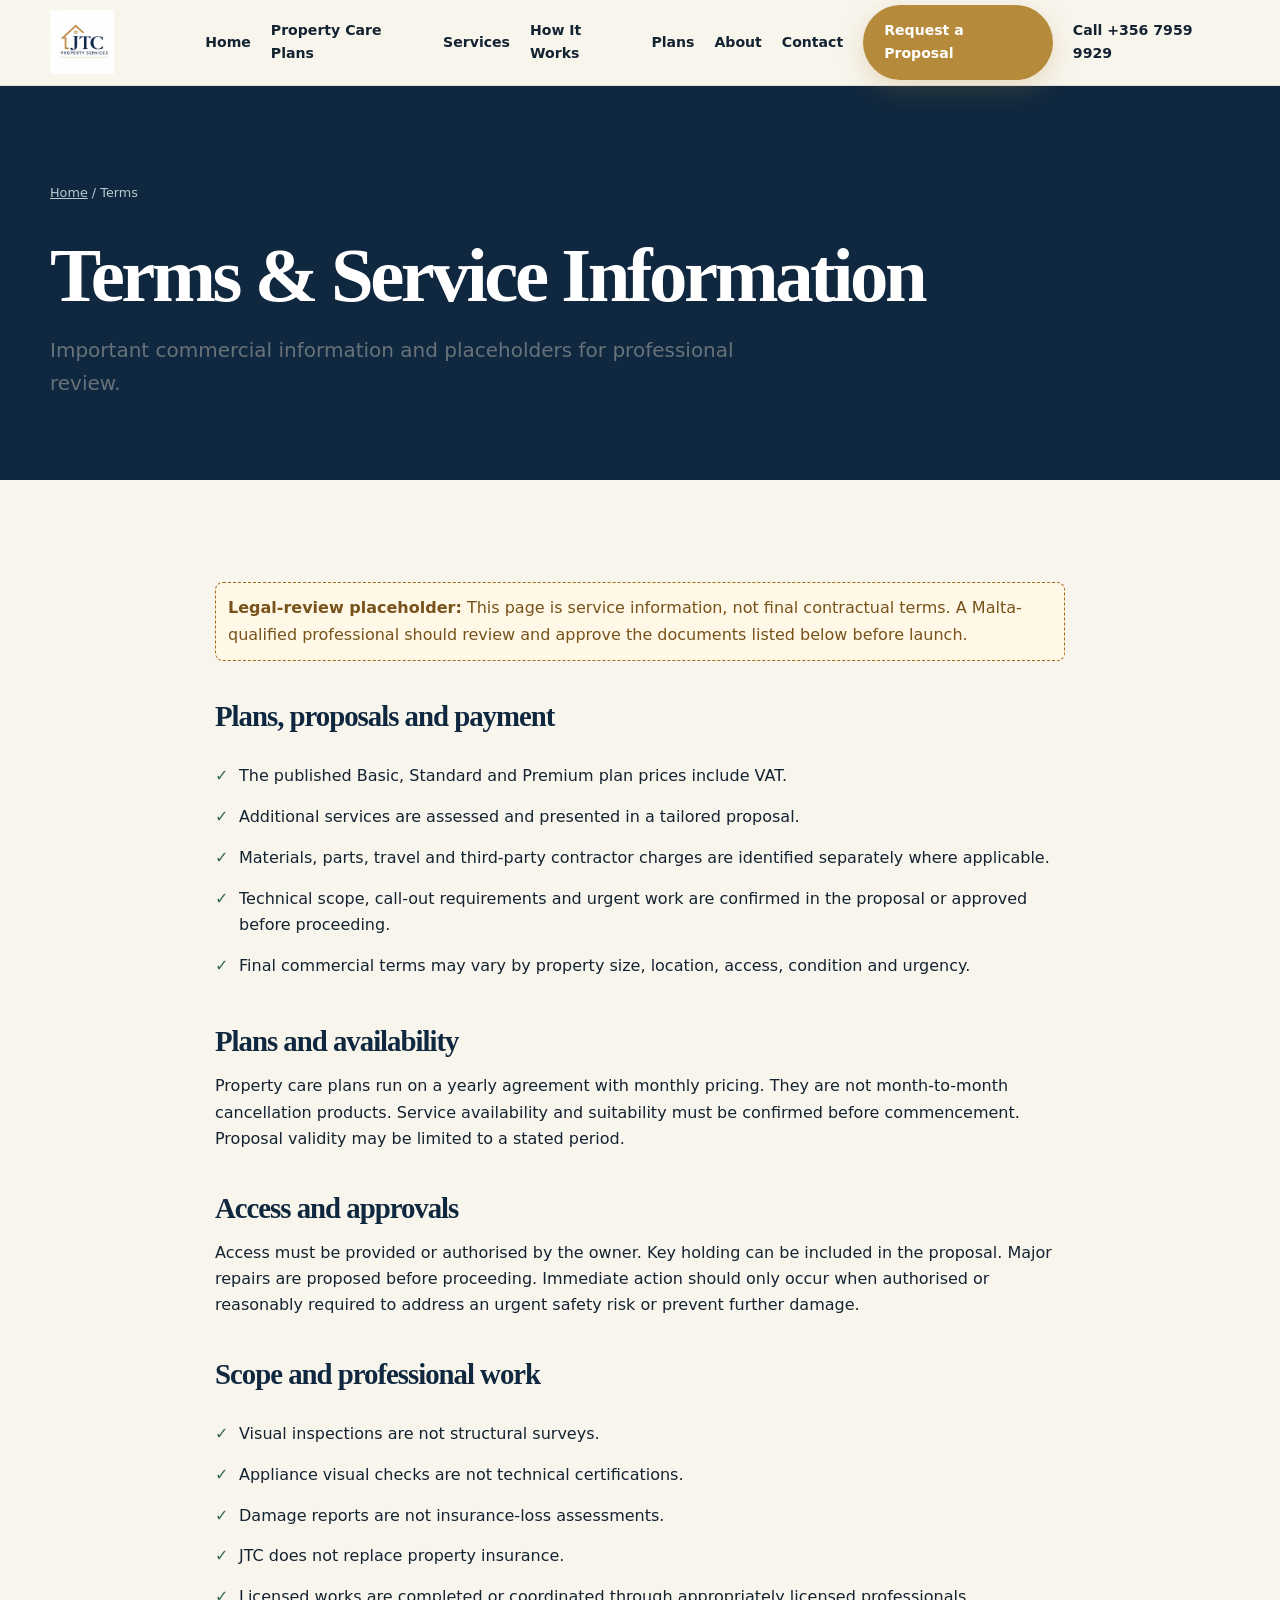
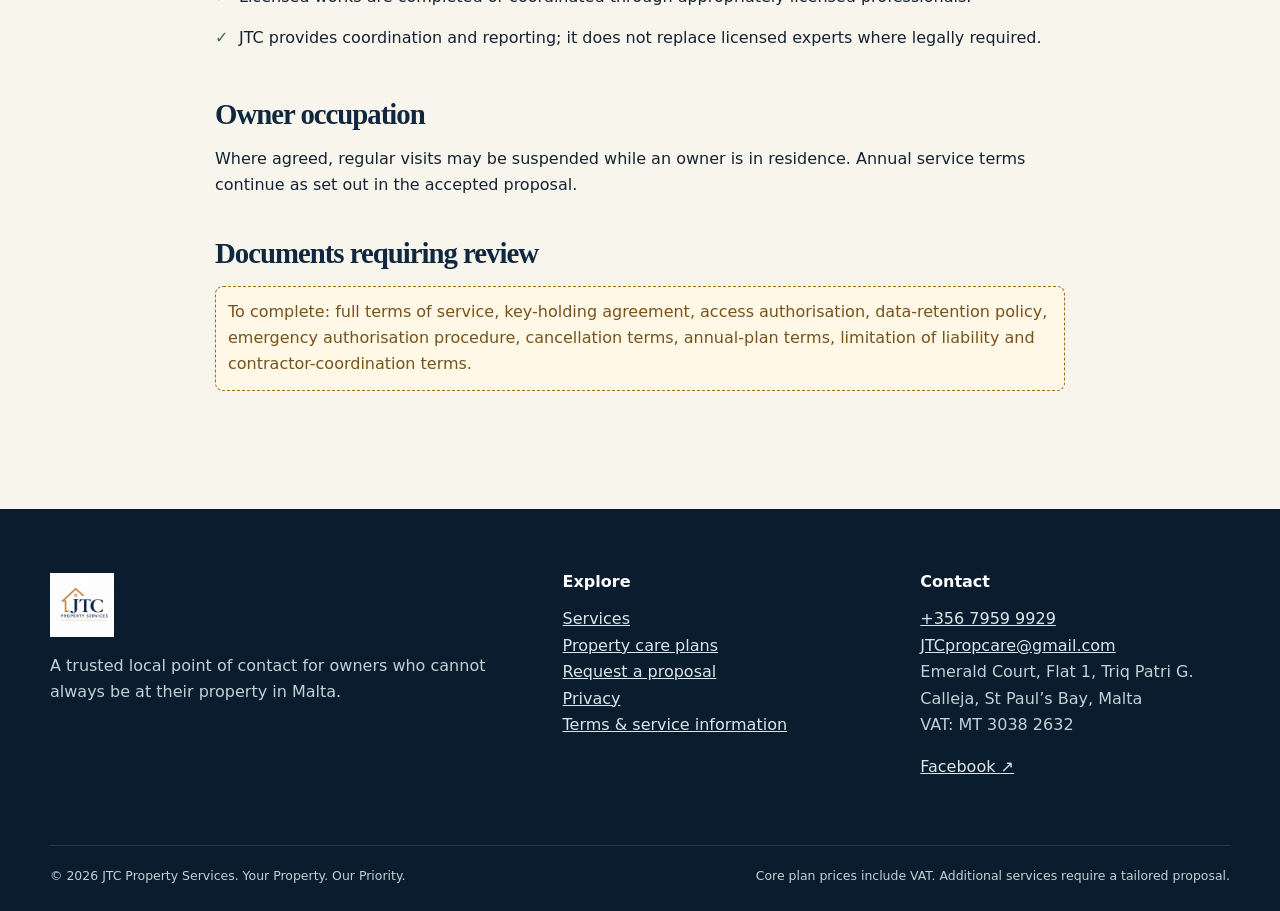
<file: terms.html>
<!doctype html>
<html lang="en"><head><meta charset="utf-8"><meta name="viewport" content="width=device-width,initial-scale=1"><title>Terms & Service Information | JTC Property Services</title><meta name="robots" content="noindex"><link rel="stylesheet" href="css/styles.css"></head>
<body><div data-site-header></div><main id="main">
<header class="page-hero"><div class="wrap"><p class="breadcrumbs"><a href="index.html">Home</a> / Terms</p><h1>Terms & Service Information</h1><p class="lede">Important commercial information and placeholders for professional review.</p></div></header>
<section class="section"><div class="wrap legal-copy">
  <p class="placeholder"><strong>Legal-review placeholder:</strong> This page is service information, not final contractual terms. A Malta-qualified professional should review and approve the documents listed below before launch.</p>
  <h2>Plans, proposals and payment</h2><ul class="check-list"><li>The published Basic, Standard and Premium plan prices include VAT.</li><li>Additional services are assessed and presented in a tailored proposal.</li><li>Materials, parts, travel and third-party contractor charges are identified separately where applicable.</li><li>Technical scope, call-out requirements and urgent work are confirmed in the proposal or approved before proceeding.</li><li>Final commercial terms may vary by property size, location, access, condition and urgency.</li></ul>
  <h2>Plans and availability</h2><p>Property care plans run on a yearly agreement with monthly pricing. They are not month-to-month cancellation products. Service availability and suitability must be confirmed before commencement. Proposal validity may be limited to a stated period.</p>
  <h2>Access and approvals</h2><p>Access must be provided or authorised by the owner. Key holding can be included in the proposal. Major repairs are proposed before proceeding. Immediate action should only occur when authorised or reasonably required to address an urgent safety risk or prevent further damage.</p>
  <h2>Scope and professional work</h2><ul class="check-list"><li>Visual inspections are not structural surveys.</li><li>Appliance visual checks are not technical certifications.</li><li>Damage reports are not insurance-loss assessments.</li><li>JTC does not replace property insurance.</li><li>Licensed works are completed or coordinated through appropriately licensed professionals.</li><li>JTC provides coordination and reporting; it does not replace licensed experts where legally required.</li></ul>
  <h2>Owner occupation</h2><p>Where agreed, regular visits may be suspended while an owner is in residence. Annual service terms continue as set out in the accepted proposal.</p>
  <h2>Documents requiring review</h2><p class="placeholder">To complete: full terms of service, key-holding agreement, access authorisation, data-retention policy, emergency authorisation procedure, cancellation terms, annual-plan terms, limitation of liability and contractor-coordination terms.</p>
</div></section></main><div data-site-footer></div><script src="js/config.js"></script><script src="js/app.js"></script></body></html>
</file>
<file: css/styles.css>
:root{--navy:#10283f;--navy-2:#183b57;--gold:#b58a3b;--gold-2:#d8ba79;--ivory:#f8f5ed;--stone:#eee9de;--white:#fff;--ink:#142331;--muted:#68727a;--green:#376a58;--amber:#a16b19;--red:#9b4b46;--serif:Georgia,"Times New Roman",serif;--sans:Inter,ui-sans-serif,system-ui,-apple-system,"Segoe UI",sans-serif;--s1:.5rem;--s2:.75rem;--s3:1rem;--s4:1.5rem;--s5:2rem;--s6:3rem;--s7:5rem;--radius:1rem;--radius-lg:1.5rem;--shadow:0 18px 50px rgba(16,40,63,.11);--max:1180px}
*{box-sizing:border-box}html{scroll-behavior:smooth;scroll-padding-top:6rem}body{margin:0;background:var(--ivory);color:var(--ink);font-family:var(--sans);line-height:1.65}img{display:block;max-width:100%}a{color:inherit}button,input,select,textarea{font:inherit}button{cursor:pointer}h1,h2,h3{font-family:var(--serif);line-height:1.08;color:var(--navy);margin:0 0 1rem}h1{font-size:clamp(2.7rem,7vw,5.8rem);letter-spacing:-.045em}h2{font-size:clamp(2rem,4.5vw,3.6rem);letter-spacing:-.035em}h3{font-size:1.4rem}p{margin:0 0 1rem}.wrap{width:min(calc(100% - 2rem),var(--max));margin-inline:auto}.section{padding:clamp(4rem,8vw,7rem) 0}.section--white{background:var(--white)}.section--navy{background:var(--navy);color:#dfe9ed}.section--navy h2,.section--navy h3{color:#fff}.eyebrow{display:inline-flex;align-items:center;gap:.65rem;color:var(--gold);font-weight:800;letter-spacing:.12em;text-transform:uppercase;font-size:.75rem;margin-bottom:1rem}.eyebrow:before{content:"";width:2.2rem;height:1px;background:currentColor}.lede{font-size:clamp(1.05rem,2vw,1.25rem);color:var(--muted);max-width:47rem}.section--navy .lede{color:#b9c9d1}.gold{color:var(--gold-2)}.skip-link{position:fixed;top:.5rem;left:.5rem;transform:translateY(-150%);background:#fff;padding:.75rem 1rem;z-index:1000}.skip-link:focus{transform:none}.site-header{position:sticky;top:0;z-index:100;background:rgba(248,245,237,.96);backdrop-filter:blur(14px);border-bottom:1px solid rgba(16,40,63,.1)}.nav{min-height:5.3rem;display:flex;align-items:center;justify-content:space-between;gap:1.2rem}.brand{display:flex;align-items:center;gap:.75rem;text-decoration:none;min-width:max-content}.brand-mark{width:2.8rem;height:2.8rem;border-radius:50%;display:grid;place-items:center;background:var(--navy);border:2px solid var(--gold);color:#fff;font-family:var(--serif);font-weight:700}.brand-copy{font-weight:900;color:var(--navy);line-height:1.05}.brand-copy small{display:block;color:var(--gold);font-size:.64rem;letter-spacing:.11em;text-transform:uppercase;margin-top:.3rem}.nav-links{display:flex;align-items:center;gap:1.25rem}.nav-links a{text-decoration:none;font-weight:700;font-size:.88rem}.nav-links a:hover{color:var(--gold)}.menu-button{display:none;border:0;background:transparent;padding:.6rem;color:var(--navy);font-weight:800}.button{display:inline-flex;align-items:center;justify-content:center;gap:.55rem;border:1px solid transparent;border-radius:999px;padding:.82rem 1.25rem;text-decoration:none;font-weight:800;transition:transform .2s,box-shadow .2s,background .2s}.button:hover{transform:translateY(-2px)}.button:focus-visible,a:focus-visible,summary:focus-visible,input:focus-visible,select:focus-visible,textarea:focus-visible,button:focus-visible{outline:3px solid var(--gold-2);outline-offset:3px}.button--gold{background:var(--gold);color:#fff;box-shadow:0 8px 24px rgba(181,138,59,.25)}.button--navy{background:var(--navy);color:#fff}.button--outline{border-color:currentColor;background:transparent}.button--light{background:#fff;color:var(--navy)}.hero{position:relative;min-height:760px;display:flex;align-items:center;overflow:hidden;background:var(--navy);color:#fff}.hero:after{content:"";position:absolute;inset:0;background:linear-gradient(90deg,rgba(8,27,43,.97) 0%,rgba(8,27,43,.88) 38%,rgba(8,27,43,.28) 72%,rgba(8,27,43,.12)),linear-gradient(0deg,rgba(8,27,43,.35),transparent 55%)}.hero-image{position:absolute;inset:0;width:100%;height:100%;object-fit:cover}.hero-content{position:relative;z-index:1;padding:6rem 0;max-width:780px}.hero h1{color:#fff}.hero .lede{color:#e4edf1;max-width:42rem}.hero-actions{display:flex;flex-wrap:wrap;gap:.8rem;margin:2rem 0 1.25rem}.reassurance{display:flex;align-items:center;gap:.6rem;font-size:.9rem;color:#cfdae0}.reassurance:before{content:"✓";color:var(--gold-2);font-weight:900}.trust-strip{background:#fff;border-bottom:1px solid #e4e0d7}.trust-list{display:grid;grid-template-columns:repeat(6,1fr);padding:1.1rem 0;margin:0;list-style:none;gap:1rem}.trust-list li{font-size:.78rem;font-weight:800;color:var(--navy);display:flex;gap:.5rem}.trust-list li:before{content:"•";color:var(--gold)}.split{display:grid;grid-template-columns:1fr 1fr;gap:clamp(2rem,6vw,6rem);align-items:center}.problem-grid,.card-grid,.benefit-grid{display:grid;grid-template-columns:repeat(3,1fr);gap:1rem}.problem-item,.card,.benefit{background:#fff;border:1px solid rgba(16,40,63,.09);border-radius:var(--radius);padding:1.35rem}.problem-item{display:flex;align-items:center;gap:.75rem}.problem-item span{width:2.25rem;height:2.25rem;display:grid;place-items:center;border-radius:50%;background:var(--stone);color:var(--gold);font-weight:900}.process-list{list-style:none;padding:0;margin:2rem 0 0}.process-list li{position:relative;padding:0 0 1.25rem 2rem}.process-list li:before{content:"";position:absolute;left:.15rem;top:.55rem;width:.7rem;height:.7rem;border-radius:50%;background:var(--gold);box-shadow:0 0 0 .35rem rgba(181,138,59,.16)}.report-demo{display:grid;grid-template-columns:.65fr 1.35fr;min-height:520px;background:#fff;border-radius:var(--radius-lg);overflow:hidden;box-shadow:var(--shadow)}.report-nav{padding:2rem;background:var(--navy);color:#fff}.report-tabs{display:grid;gap:.55rem;margin-top:1.5rem}.report-tab{border:1px solid rgba(255,255,255,.18);background:transparent;color:#fff;text-align:left;border-radius:.7rem;padding:.75rem 1rem}.report-tab[aria-selected="true"]{background:var(--gold);border-color:var(--gold)}.report-view{padding:2rem;display:grid;grid-template-rows:auto 1fr auto;gap:1rem}.report-status{display:flex;justify-content:space-between;align-items:center;gap:1rem}.status-pill{border-radius:99px;padding:.35rem .7rem;background:#e8f1ed;color:var(--green);font-weight:800;font-size:.75rem}.report-photo{min-height:270px;border-radius:1rem;background:linear-gradient(135deg,#d5cbbd,#f4f0e7);display:grid;place-items:center;position:relative;overflow:hidden}.report-photo svg{width:100%;height:100%;max-height:310px}.report-photo.loading:after{content:"Loading report…";position:absolute;inset:0;display:grid;place-items:center;background:rgba(255,255,255,.9);color:var(--navy);font-weight:800}.report-note{border-left:3px solid var(--gold);padding-left:1rem}.fineprint{font-size:.8rem;color:var(--muted)}.pricing-grid{display:grid;grid-template-columns:repeat(3,1fr);gap:1rem;margin-top:2.5rem}.price-card{position:relative;background:#fff;border:1px solid rgba(16,40,63,.1);border-radius:var(--radius-lg);padding:2rem}.price-card.featured{border:2px solid var(--gold);transform:translateY(-.65rem);box-shadow:var(--shadow)}.tag{position:absolute;right:1.2rem;top:1.2rem;border-radius:99px;padding:.35rem .65rem;background:var(--gold);color:#fff;font-weight:800;font-size:.7rem;text-transform:uppercase;letter-spacing:.08em}.price{font-family:var(--serif);font-size:3.2rem;color:var(--navy);line-height:1}.price small{font-family:var(--sans);font-size:.85rem;color:var(--muted)}.check-list{list-style:none;padding:0;margin:1.5rem 0}.check-list li{padding:.45rem 0 .45rem 1.5rem;position:relative}.check-list li:before{content:"✓";position:absolute;left:0;color:var(--green);font-weight:900}.package{margin-top:2rem;padding:clamp(1.5rem,4vw,3rem);border-radius:var(--radius-lg);background:var(--navy);color:#dce6eb;display:grid;grid-template-columns:1fr auto;gap:2rem;align-items:center}.package h3{color:#fff;font-size:2rem}.package-price{font-family:var(--serif);font-size:3rem;color:#fff}.table-wrap{overflow-x:auto;border-radius:var(--radius);border:1px solid #ded9cf;background:#fff;margin-top:2rem}table{border-collapse:collapse;width:100%;min-width:680px}th,td{padding:1rem;text-align:left;border-bottom:1px solid #e9e5dd;vertical-align:top}th{background:var(--navy);color:#fff;font-size:.8rem;letter-spacing:.04em;text-transform:uppercase}td strong{color:var(--navy)}.service-band{padding:2rem;border-radius:var(--radius-lg);background:var(--stone)}.rate-grid{display:grid;grid-template-columns:repeat(4,1fr);gap:1rem}.rate{background:#fff;border-radius:var(--radius);padding:1.4rem}.rate strong{font-family:var(--serif);font-size:1.9rem;color:var(--navy);display:block}.steps{display:grid;grid-template-columns:repeat(3,1fr);gap:1rem;counter-reset:step}.step{counter-increment:step;padding:1.5rem;border-top:1px solid rgba(255,255,255,.22)}.step:before{content:"0" counter(step);display:block;color:var(--gold-2);font-weight:900;letter-spacing:.1em;margin-bottom:.8rem}.faq{max-width:850px;margin:2rem auto 0}.faq details{border-bottom:1px solid #d8d4cb;padding:1rem 0}.faq summary{cursor:pointer;font-weight:850;color:var(--navy);list-style:none;display:flex;justify-content:space-between;gap:1rem}.faq summary:after{content:"+";color:var(--gold);font-size:1.3rem}.faq details[open] summary:after{content:"−"}.faq details p{padding:1rem 2rem 0 0;color:var(--muted)}.cta{background:var(--navy);border-radius:var(--radius-lg);padding:clamp(2rem,6vw,5rem);color:#fff;display:grid;grid-template-columns:1fr auto;gap:2rem;align-items:center;overflow:hidden;position:relative}.cta h2{color:#fff}.site-footer{background:#091d2e;color:#c3d0d6;padding:4rem 0 1.5rem}.footer-grid{display:grid;grid-template-columns:1.2fr .8fr .8fr;gap:3rem}.footer-grid h3{color:#fff;font-family:var(--sans);font-size:1rem}.footer-grid a{color:#dce5e9}.footer-bottom{margin-top:3rem;padding-top:1.3rem;border-top:1px solid rgba(255,255,255,.12);display:flex;justify-content:space-between;gap:1rem;font-size:.78rem}.page-hero{padding:6rem 0 4rem;background:var(--navy);color:#fff}.page-hero h1{font-size:clamp(2.7rem,6vw,4.8rem);color:#fff}.breadcrumbs{font-size:.8rem;color:#b9c8cf;margin-bottom:2rem}.estimator{display:grid;grid-template-columns:1fr .75fr;gap:2rem;align-items:start}.panel{background:#fff;border-radius:var(--radius-lg);padding:clamp(1.3rem,4vw,2.4rem);box-shadow:var(--shadow)}.field-grid{display:grid;grid-template-columns:1fr 1fr;gap:1rem}.field{display:grid;gap:.35rem}.field label,.fieldset-title{font-weight:800;color:var(--navy);font-size:.87rem}.field input,.field select,.field textarea{width:100%;padding:.82rem .9rem;border:1px solid #cfcac0;border-radius:.65rem;background:#fff;color:var(--ink)}.field textarea{min-height:120px;resize:vertical}.field--wide{grid-column:1/-1}.check-field{display:flex;gap:.6rem;align-items:flex-start}.check-field input{margin-top:.35rem}.estimate-output{position:sticky;top:7rem;background:var(--navy);color:#fff;border-radius:var(--radius-lg);padding:2rem}.estimate-output h2{color:#fff;font-size:1.7rem}.estimate-row{display:flex;justify-content:space-between;gap:1rem;padding:.7rem 0;border-bottom:1px solid rgba(255,255,255,.14)}.estimate-total{font-size:1.5rem;font-weight:900;color:var(--gold-2)}.form-status{display:none;padding:1rem;border-radius:.7rem;margin-top:1rem}.form-status.show{display:block}.form-status.success{background:#e8f1ed;color:#275344}.form-status.error{background:#f7e9e7;color:#7c3833}.honeypot{position:absolute;left:-9999px}.notice{border-left:3px solid var(--gold);padding:1rem 1.2rem;background:#fff8e7;border-radius:0 .7rem .7rem 0}.legal-copy{max-width:850px}.legal-copy h2{font-size:1.8rem;margin-top:2.5rem}.placeholder{padding:.75rem;border:1px dashed var(--amber);background:#fff8e6;color:#77531b;border-radius:.5rem}.reveal{opacity:0;transform:translateY(16px);transition:opacity .55s ease,transform .55s ease}.reveal.in{opacity:1;transform:none}
@media(max-width:1000px){.menu-button{display:block}.nav-links{position:absolute;left:1rem;right:1rem;top:calc(100% + .5rem);display:none;background:#fff;border-radius:1rem;padding:1rem;box-shadow:var(--shadow);align-items:stretch;flex-direction:column}.nav-links.open{display:flex}.nav-links .button{width:100%}.trust-list{grid-template-columns:repeat(3,1fr)}.rate-grid{grid-template-columns:repeat(2,1fr)}.footer-grid{grid-template-columns:1fr 1fr}.footer-grid>div:first-child{grid-column:1/-1}}
@media(max-width:760px){.hero{min-height:680px}.hero:after{background:linear-gradient(90deg,rgba(8,27,43,.94),rgba(8,27,43,.74)),linear-gradient(0deg,rgba(8,27,43,.5),transparent)}.split,.report-demo,.estimator{grid-template-columns:1fr}.problem-grid,.card-grid,.benefit-grid,.pricing-grid,.steps{grid-template-columns:1fr}.report-nav{padding:1.4rem}.report-tabs{display:flex;overflow-x:auto}.report-tab{min-width:max-content}.price-card.featured{transform:none}.package,.cta{grid-template-columns:1fr}.trust-list{grid-template-columns:1fr 1fr}.field-grid{grid-template-columns:1fr}.field--wide{grid-column:auto}.estimate-output{position:static}.footer-grid{grid-template-columns:1fr}.footer-grid>div:first-child{grid-column:auto}.footer-bottom{flex-direction:column}.section{padding:4rem 0}}
@media(max-width:450px){.brand-copy{font-size:.88rem}.brand-mark{width:2.4rem;height:2.4rem}.trust-list{grid-template-columns:1fr}.hero-actions .button{width:100%}.rate-grid{grid-template-columns:1fr}}
@media(prefers-reduced-motion:reduce){html{scroll-behavior:auto}*,*:before,*:after{animation-duration:.01ms!important;animation-iteration-count:1!important;transition-duration:.01ms!important}.reveal{opacity:1;transform:none}}
.brand{gap:0}.brand-logo{width:136px;height:64px;object-fit:contain;object-position:left center}@media(max-width:450px){.brand-logo{width:112px;height:54px}}
.rate p,.section--navy .rate p{color:var(--ink)}.section--navy .rate h3{color:var(--navy)}.proposal-label{display:inline-block;margin:.4rem 0 1rem;color:var(--gold);font-weight:850;font-size:.82rem;letter-spacing:.06em;text-transform:uppercase}.service-card{display:flex;flex-direction:column}.service-card .button{margin-top:auto;align-self:flex-start}
.hero-image{animation:hero-drift 18s ease-in-out infinite alternate;transform-origin:center}.card,.benefit,.rate,.price-card,.service-band{transition:transform .3s ease,box-shadow .3s ease,border-color .3s ease}.card:hover,.benefit:hover,.rate:hover,.price-card:hover,.service-band:hover{transform:translateY(-6px);box-shadow:var(--shadow);border-color:rgba(181,138,59,.42)}.reveal{transition-delay:var(--delay,0ms)}.section--navy{position:relative;overflow:hidden}.section--navy:after{content:"";position:absolute;right:-12rem;top:-12rem;width:30rem;height:30rem;border:1px solid rgba(216,186,121,.11);border-radius:45% 55% 50% 50%;animation:architectural-orbit 24s linear infinite;pointer-events:none}.section--navy>.wrap{position:relative;z-index:1}.property-slider{margin-top:2.5rem;position:relative;border-radius:var(--radius-lg);overflow:hidden;background:var(--navy);box-shadow:var(--shadow)}.slider-stage{display:grid;min-height:clamp(430px,60vw,650px)}.slider-slide{grid-area:1/1;position:relative;opacity:0;visibility:hidden;transform:scale(1.035);transition:opacity .75s ease,transform 1.1s ease,visibility .75s}.slider-slide.is-active{opacity:1;visibility:visible;transform:scale(1)}.slider-slide img{width:100%;height:100%;min-height:clamp(430px,60vw,650px);object-fit:cover}.slider-slide:after{content:"";position:absolute;inset:0;background:linear-gradient(0deg,rgba(8,27,43,.88),rgba(8,27,43,0) 62%)}.slider-caption{position:absolute;left:clamp(1.2rem,5vw,4rem);bottom:clamp(1.5rem,5vw,3.5rem);z-index:2;color:#fff;max-width:39rem}.slider-caption h3{color:#fff;font-size:clamp(1.7rem,4vw,3rem)}.slider-caption p{color:#dce7eb;font-size:1.05rem}.slider-controls{position:absolute;z-index:4;right:clamp(1rem,3vw,2rem);bottom:clamp(1rem,3vw,2rem);display:flex;align-items:center;gap:.55rem}.slider-button{width:3rem;height:3rem;border-radius:50%;border:1px solid rgba(255,255,255,.55);background:rgba(8,27,43,.7);color:#fff;font-size:1.35rem;display:grid;place-items:center}.slider-button:hover{background:var(--gold)}.slider-dots{display:flex;gap:.4rem;padding:.55rem .7rem;border-radius:999px;background:rgba(8,27,43,.7)}.slider-dot{width:.7rem;height:.7rem;border-radius:50%;border:1px solid #fff;background:transparent;padding:0}.slider-dot[aria-current="true"]{background:var(--gold);border-color:var(--gold)}.slider-progress{position:absolute;z-index:4;left:0;bottom:0;height:3px;width:100%;background:rgba(255,255,255,.18)}.slider-progress span{display:block;height:100%;width:0;background:var(--gold-2)}.property-slider.is-playing .slider-progress span{animation:slider-progress 6s linear infinite}.motion-badge{display:inline-flex;align-items:center;gap:.55rem}.motion-badge:before{content:"";width:.6rem;height:.6rem;border-radius:50%;background:var(--gold);box-shadow:0 0 0 0 rgba(181,138,59,.5);animation:soft-pulse 2.8s ease-out infinite}
@keyframes hero-drift{from{transform:scale(1.01) translate3d(0,0,0)}to{transform:scale(1.06) translate3d(-.7%,.4%,0)}}@keyframes architectural-orbit{to{transform:rotate(360deg)}}@keyframes slider-progress{to{width:100%}}@keyframes soft-pulse{60%{box-shadow:0 0 0 .65rem rgba(181,138,59,0)}}
@media(max-width:760px){.slider-controls{left:1rem;right:auto}.slider-caption{padding-bottom:4.5rem}.slider-slide img,.slider-stage{min-height:540px}.section--navy:after{display:none}}
@media(prefers-reduced-motion:reduce){.hero-image,.section--navy:after,.motion-badge:before,.property-slider.is-playing .slider-progress span{animation:none!important}.slider-slide{transition:none}.card:hover,.benefit:hover,.rate:hover,.price-card:hover,.service-band:hover{transform:none}}
.hero-content{max-width:980px}.hero h1{font-size:clamp(2.6rem,5.4vw,4.8rem);max-width:960px;letter-spacing:-.04em}@media(max-width:760px){.hero h1{font-size:clamp(2.35rem,10vw,3.5rem)}.hero-content{max-width:none}}
</file>
